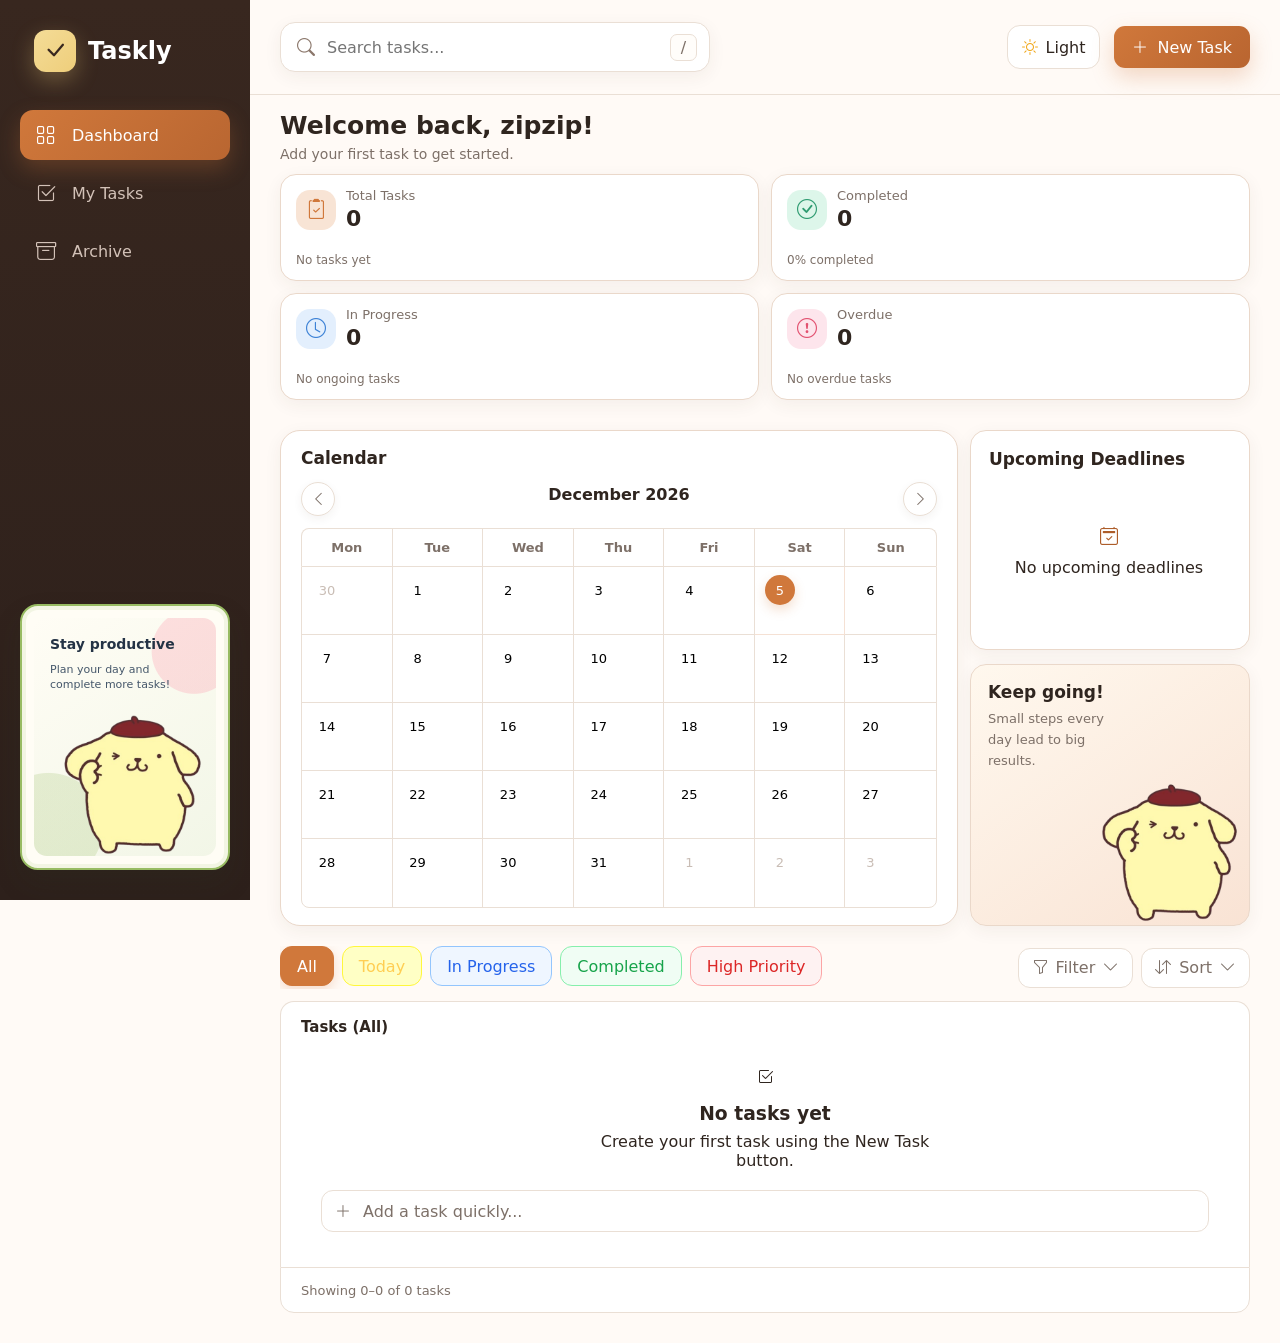
<file: index.html>
<!DOCTYPE html>
<html lang="en">

<head>

  <meta charset="UTF-8">

  <script>
    try {
      if (
        localStorage.getItem(
          "zipzip-theme"
        ) === "dark"
      ) {
        document.documentElement
          .classList.add(
            "dark-theme-preload"
          );
      }
    } catch {
      /* Use the light theme when storage is unavailable. */
    }
  </script>

  <meta
    name="viewport"
    content="width=device-width, initial-scale=1.0"
  >

  <title>
    Taskly - Personal Task Manager
  </title>


  <!-- Bootstrap Icons -->
  <link
    rel="stylesheet"
    href="https://cdn.jsdelivr.net/npm/bootstrap-icons@1.11.3/font/bootstrap-icons.min.css"
  >


  <!-- Custom CSS -->
  <link
    rel="stylesheet"
    href="css/style.css"
  >

</head>


<body>


<div class="app-shell">


<!-- =====================================
     SIDEBAR
===================================== -->

<aside class="sidebar">


  <div class="sidebar__top">


    <a
      href="#"
      class="brand"
    >

      <span class="brand__logo">

        <i class="bi bi-check-lg"></i>

      </span>


      <span class="brand__name">
        Taskly
      </span>


    </a>



    <nav
      class="sidebar-menu"
      id="sidebarMenu"
      aria-label="Main navigation"
    >


      <a
        href="#"
        class="
        sidebar-menu__item 
        sidebar-menu__item--active
        "
        data-view="dashboard"
      >

        <i class="bi bi-grid"></i>

        <span>
          Dashboard
        </span>

      </a>



      <a
        href="#"
        class="sidebar-menu__item"
        data-view="tasks"
      >

        <i class="bi bi-check2-square"></i>

        <span>
          My Tasks
        </span>

      </a>



      <a
        href="#"
        class="sidebar-menu__item"
        data-view="archive"
      >

        <i class="bi bi-archive"></i>

        <span>
          Archive
        </span>

      </a>

    </nav>


  </div>


  <div class="sidebar__footer">


    <aside
      class="sidebar-productivity-card"
      aria-label="Productivity reminder"
    >


      <div class="sidebar-productivity-card__content">


        <strong>
          Stay productive
        </strong>


        <p>
          Plan your day and complete more tasks!
        </p>


        <img
          src="assets/images/pompurin.png"
          alt=""
          aria-hidden="true"
        >


      </div>


    </aside>


  </div>


</aside>





<!-- =====================================
     MAIN APPLICATION
===================================== -->

<main class="app-main">



<!-- TOPBAR -->

<header class="topbar">


<form
 class="search-box"
 id="searchTaskForm"
>


<i class="bi bi-search search-box__icon"></i>


<input
 id="searchTaskInput"
 type="search"
 placeholder="Search tasks..."
 aria-label="Search tasks"
 autocomplete="off"
/>


<span class="search-box__shortcut">
/
</span>


</form>




<div class="topbar-actions">


<button
 class="theme-button"
 id="themeToggleButton"
 type="button"
>


<i class="bi bi-sun"></i>


<span>
Light
</span>


</button>
<button
class="primary-button"
id="openTaskModalButton"
type="button"
>
<i class="bi bi-plus-lg"></i>
<span>New Task</span>
</button> 

</div>


</header>






<!-- =====================================
     DASHBOARD LAYOUT
===================================== -->


<div
class="dashboard-layout"
id="dashboardLayout"
>



<!-- =====================================
     LEFT CONTENT
===================================== -->


<section
class="dashboard-content"
id="dashboardContent"
>




<!-- WELCOME -->

<div
class="welcome-section"
id="welcomeSection"
>



<div>


<h1 id="viewTitle">

Welcome back, zipzip!

</h1>



<p id="viewSubtitle">

Add your first task to get started.

</p>


</div>





</div>

<!-- =====================================
     ANALYTICS
===================================== -->


<section
class="statistics-grid"
id="statisticsSection"
aria-label="Task statistics"
>



<!-- Total Tasks -->

<article class="stat-card">


<div class="stat-card__header">


<div class="
stat-card__icon 
stat-card__icon--purple
">

<i class="bi bi-clipboard2-check"></i>

</div>



<div>

<span class="stat-card__label">

Total Tasks

</span>


<strong
class="stat-card__number"
id="totalTasksCount"
>

0

</strong>


</div>


</div>




<div class="stat-card__footer">


<span id="totalTasksInfo">

No tasks yet

</span>



<div
class="mini-chart"
id="totalTasksChart"
aria-hidden="true"
></div>


</div>


</article>





<!-- Completed -->

<article class="stat-card">


<div class="stat-card__header">


<div class="
stat-card__icon
stat-card__icon--green
">

<i class="bi bi-check-circle"></i>

</div>



<div>


<span class="stat-card__label">

Completed

</span>


<strong
class="stat-card__number"
id="completedTasksCount"
>

0

</strong>


</div>


</div>



<div class="stat-card__footer">


<span id="completedTasksInfo">

0% completed

</span>



<div
class="
mini-chart
mini-chart--green
"
id="completedTasksChart"
aria-hidden="true"
></div>


</div>



</article>





<!-- In Progress -->

<article class="stat-card">


<div class="stat-card__header">


<div class="
stat-card__icon
stat-card__icon--blue
">

<i class="bi bi-clock"></i>

</div>



<div>


<span class="stat-card__label">

In Progress

</span>



<strong
class="stat-card__number"
id="inProgressTasksCount"
>

0

</strong>


</div>


</div>



<div class="stat-card__footer">


<span id="inProgressTasksInfo">

No ongoing tasks

</span>



<div
class="
mini-chart
mini-chart--blue
"
id="inProgressTasksChart"
aria-hidden="true"
></div>


</div>


</article>





<!-- Overdue -->

<article class="stat-card">


<div class="stat-card__header">


<div class="
stat-card__icon
stat-card__icon--red
">

<i class="bi bi-exclamation-circle"></i>

</div>



<div>


<span class="stat-card__label">

Overdue

</span>



<strong
class="stat-card__number"
id="overdueTasksCount"
>

0

</strong>


</div>


</div>



<div class="stat-card__footer">


<span id="overdueTasksInfo">

No overdue tasks

</span>



<div
class="
mini-chart
mini-chart--red
"
id="overdueTasksChart"
aria-hidden="true"
></div>


</div>


</article>



</section>





<!-- =====================================
     TASK PANEL
===================================== -->


<section
id="tasksPanel"
>



<section
class="task-toolbar"
>





<!-- FILTER TABS -->

<div
class="filter-tabs"
id="taskFilterTabs"
>



<button
class="
filter-tab
filter-tab--active
"
type="button"
data-filter="all"
>

All

</button>



<button
class="filter-tab"
type="button"
data-filter="today"
>

Today

</button>



<button
class="filter-tab"
type="button"
data-filter="in-progress"
>

In Progress

</button>



<button
class="filter-tab"
type="button"
data-filter="completed"
>

Completed

</button>



<button
class="filter-tab"
type="button"
data-filter="high"
>

High Priority

</button>



</div>





<!-- TOOLBAR ACTION -->

<div
class="toolbar-actions"
>

<!-- NEW TASK BUTTON -->
<!-- 
<button
class="primary-button new-task-button"
id="openTaskModalButton"
type="button"
>

<i class="bi bi-plus"></i>

<span>
New Task
</span>

</button> -->



<!-- FILTER DROPDOWN -->

<div class="toolbar-dropdown">


<button
class="secondary-button"
id="filterTaskButton"
type="button"
aria-expanded="false"
>


<i class="bi bi-funnel"></i>


<span>
Filter
</span>


<i class="bi bi-chevron-down"></i>


</button>



<div
class="filter-menu"
id="filterMenu"
hidden
>


<div class="filter-menu__group">


<label for="filterCategorySelect">

Category

</label>


<select id="filterCategorySelect">


<option value="all">
All categories
</option>


<option value="Design">
Design
</option>


<option value="Development">
Development
</option>


<option value="Work">
Work
</option>


<option value="Meeting">
Meeting
</option>


<option value="Personal">
Personal
</option>


</select>


</div>





<div class="filter-menu__group">


<label for="filterPrioritySelect">

Priority

</label>


<select id="filterPrioritySelect">


<option value="all">
All priorities
</option>


<option value="High">
High
</option>


<option value="Medium">
Medium
</option>


<option value="Low">
Low
</option>


</select>


</div>





<div class="filter-menu__actions">


<button
class="cancel-button"
id="resetFilterButton"
type="button"
>

Reset

</button>


<button
class="primary-button"
id="applyFilterButton"
type="button"
>

Apply

</button>



</div>


</div>


</div>

<!-- SORT DROPDOWN -->

<div class="toolbar-dropdown">


<button
class="secondary-button"
id="sortTaskButton"
type="button"
aria-expanded="false"
>


<i class="bi bi-arrow-down-up"></i>


<span>
Sort
</span>


<i class="bi bi-chevron-down"></i>


</button>




<div
class="filter-menu sort-menu"
id="sortMenu"
hidden
>



<div class="filter-menu__group">


<label for="sortTaskSelect">

Sort tasks by

</label>



<select id="sortTaskSelect">


<option value="newest">

Newest first

</option>


<option value="oldest">

Oldest first

</option>


<option value="title-asc">

Title A–Z

</option>


<option value="title-desc">

Title Z–A

</option>


<option value="due-asc">

Due date nearest

</option>


<option value="due-desc">

Due date farthest

</option>


<option value="priority-high">

Highest priority

</option>


<option value="priority-low">

Lowest priority

</option>


</select>


</div>





<div class="filter-menu__actions">


<button
class="cancel-button"
id="resetSortButton"
type="button"
>

Reset

</button>



<button
class="primary-button"
id="applySortButton"
type="button"
>

Apply

</button>


</div>


</div>


</div>


</div>


</section>







<!-- =====================================
     QUICK ADD
===================================== -->









<!-- =====================================
     TASK LIST
===================================== -->


<section
class="task-list"
id="taskList"
aria-label="Task list"
>



<div
class="task-empty"
id="taskEmptyState"
>


<i class="bi bi-check2-square"></i>



<h3>

No tasks yet

</h3>



<p>

Create your first task using the New Task button.

</p>

<section class="quick-add-section" aria-labelledby="quickAddTitle">
  <h3 id="quickAddTitle">Quick Add Task</h3>
  <button
  class="quick-add-button"
  id="openQuickTaskModalButton"
  type="button"
  >
    <i class="bi bi-plus-lg"></i>
    <span>Add a task quickly...</span>
  </button>
</section>

</div>



</section>







<!-- =====================================
     PAGINATION
===================================== -->


<footer
class="task-footer"
>


<p id="taskCountText">

Showing 0–0 of 0 tasks

</p>





<nav
class="pagination"
id="taskPagination"
aria-label="Task pagination"
hidden
>



<button
type="button"
class="pagination__button"
id="prevPageButton"
aria-label="Previous page"
disabled
>


<i class="bi bi-chevron-left"></i>


</button>





<div
class="pagination__numbers"
id="paginationNumbers"
></div>





<button
type="button"
class="pagination__button"
id="nextPageButton"
aria-label="Next page"
disabled
>


<i class="bi bi-chevron-right"></i>


</button>



</nav>



</footer>




</section>

<!-- =====================================
     FULL CALENDAR VIEW
===================================== -->


<section
class="calendar-full-view"
id="calendarFullView"
hidden
>


<section
class="calendar-large widget"
>



<h2 class="widget__title">

Calendar

</h2>





<div class="calendar-header">


<button
id="calendarPagePreviousButton"
type="button"
aria-label="Previous month"
>

<i class="bi bi-chevron-left"></i>

</button>





<strong
id="calendarPageMonthLabel"
>

Calendar

</strong>





<button
id="calendarPageNextButton"
type="button"
aria-label="Next month"
>

<i class="bi bi-chevron-right"></i>

</button>



</div>





<div
class="
calendar-days
calendar-days--header
"
>


<span>
Mon
</span>


<span>
Tue
</span>


<span>
Wed
</span>


<span>
Thu
</span>


<span>
Fri
</span>


<span>
Sat
</span>


<span>
Sun
</span>


</div>





<div
class="calendar-days calendar-days--large"
id="calendarPageDays"
>


</div>


<section
class="calendar-date-details calendar-date-details--large"
id="calendarPageDateDetails"
aria-live="polite"
hidden
></section>




</section>


</section>








</section>
<!-- END dashboard-content -->









<!-- =====================================
     RIGHT SIDEBAR
===================================== -->


<aside
class="dashboard-aside"
id="dashboardAside"
>




<!-- MINI CALENDAR -->

<section
class="widget calendar-widget"
id="calendarWidget"
>


<h2 class="widget__title">

Calendar

</h2>




<div class="calendar-header">


<button
id="previousMonthButton"
type="button"
aria-label="Previous month"
>

<i class="bi bi-chevron-left"></i>

</button>





<strong
id="calendarMonthLabel"
>

Calendar

</strong>





<button
id="nextMonthButton"
type="button"
aria-label="Next month"
>

<i class="bi bi-chevron-right"></i>

</button>



</div>





<div
class="
calendar-days
calendar-days--header
"
>


<span>
Mon
</span>


<span>
Tue
</span>


<span>
Wed
</span>


<span>
Thu
</span>


<span>
Fri
</span>


<span>
Sat
</span>


<span>
Sun
</span>


</div>




<div
class="calendar-days"
id="calendarDays"
>


</div>


<section
class="calendar-date-details"
id="calendarDateDetails"
aria-live="polite"
hidden
></section>




</section>








<!-- UPCOMING DEADLINES -->

<div class="dashboard-side-stack">

<section
class="widget deadline-widget"
id="upcomingDeadlineWidget"
>



<div class="widget__heading">


<h2 class="widget__title">

Upcoming Deadlines

</h2>


<!--
<button
class="widget-link-button"
id="viewAllDeadlinesButton"
type="button"
>

View all

</button> -->



</div>




<div
class="deadline-list"
id="deadlineList"
>



<div
class="deadline-empty"
id="deadlineEmptyState"
>


<i class="bi bi-calendar2-check"></i>



<p>

No upcoming deadlines

</p>



</div>



</div>




</section>




<section class="dashboard-mascot-card" aria-label="Productivity encouragement">
  <div>
    <h2>Keep going!</h2>
    <p>Small steps every day lead to big results.</p>
  </div>
  <img
    src="assets/images/pompurin.png"
    alt=""
    aria-hidden="true"
  >
</section>

</div>

</aside>

</div>
<!-- END dashboard-layout -->



</main>

</div>
<!-- END app-shell -->









<!-- =====================================
     TASK MODAL
===================================== -->
 <div
    class="modal"
    id="taskModal"
    aria-hidden="true"
  >

    <div
      class="modal__overlay"
      id="taskModalOverlay"
    ></div>


    <section
      class="modal__dialog"
      role="dialog"
      aria-modal="true"
      aria-labelledby="taskModalTitle"
    >

      <!-- Modal Header -->
      <div class="modal__header">

        <div>
          <h2 id="taskModalTitle">
            Add New Task
          </h2>

          <p>
            Create a new task for your task list.
          </p>
        </div>


        <button
          class="modal__close-button"
          id="closeTaskModalButton"
          type="button"
          aria-label="Close modal"
        >
          <i class="bi bi-x-lg"></i>
        </button>

      </div>


      <!-- Task Form -->
      <form
        class="task-form"
        id="taskForm"
        novalidate
      >

        <!-- Task Title -->
        <div class="form-group">

          <label for="taskTitle">
            Task title
            <span aria-hidden="true">*</span>
          </label>

          <input
            id="taskTitle"
            name="title"
            type="text"
            placeholder="Example: Learn DOM manipulation"
            autocomplete="off"
          >

          <small
            class="form-error"
            id="taskTitleError"
          ></small>

        </div>


        <!-- Category and Priority -->
        <div class="form-row">

          <div class="form-group">

            <label for="taskCategory">
              Category
            </label>

            <select
              id="taskCategory"
              name="category"
            >
              <option value="">
                Select category
              </option>

              <option value="Design">
                Design
              </option>

              <option value="Development">
                Development
              </option>

              <option value="Work">
                Work
              </option>

              <option value="Meeting">
                Meeting
              </option>

              <option value="Personal">
                Personal
              </option>
            </select>

          </div>


          <div class="form-group">

            <label for="taskPriority">
              Priority
            </label>

            <select
              id="taskPriority"
              name="priority"
            >
              <option value="Low">
                Low
              </option>

              <option
                value="Medium"
                selected
              >
                Medium
              </option>

              <option value="High">
                High
              </option>
            </select>

          </div>

        </div>


        <!-- Due Date and Status -->
        <div class="form-row">

          <div class="form-group">

            <label for="taskDueDate">
              Due date
            </label>

            <input
              id="taskDueDate"
              name="dueDate"
              type="date"
            >

          </div>


          <div class="form-group">

            <label for="taskStatus">
              Status
            </label>

            <select
              id="taskStatus"
              name="status"
            >
              <option value="todo">
                To Do
              </option>

              <option value="in-progress">
                In Progress
              </option>

              <option value="completed">
                Completed
              </option>
            </select>

          </div>

        </div>


        <!-- Description -->
        <div class="form-group">

          <label for="taskDescription">
            Description
          </label>

          <textarea
            id="taskDescription"
            name="description"
            rows="4"
            placeholder="Write additional information..."
          ></textarea>

        </div>


        <!-- Form Actions -->
        <div class="task-form__actions">

          <button
            class="cancel-button"
            id="cancelTaskButton"
            type="button"
          >
            Cancel
          </button>


          <button
            class="primary-button"
            id="submitTaskButton"
            type="submit"
          >
            <i class="bi bi-plus-lg"></i>

            <span>
              Add Task
            </span>
          </button>

        </div>

      </form>

    </section>

  </div>




<!-- =====================================
     TOAST
===================================== -->


<div
class="toast"
id="toast"
role="status"
aria-live="polite"
>


<div class="toast__icon">

<i class="bi bi-check-lg"></i>

</div>



<div class="toast__content">


<strong id="toastTitle">

Success

</strong>



<span id="toastMessage">

Task saved successfully.

</span>



</div>





<button
class="toast__close"
id="closeToastButton"
type="button"
aria-label="Close notification"
>


<i class="bi bi-x"></i>


</button>


</div>






<script
type="module"
src="js/main.js"
></script>


</body>

</html>
</file>
<file: css/style.css>
.task-item__main {
  grid-area: main;

  display: flex;
  align-items: center;
  gap: 12px;

  min-width: 0;
}

.task-item__title {
  overflow: hidden;
  text-overflow: ellipsis;
  white-space: nowrap;
}

.category-badge,
.status-badge,
.priority-badge {
  width: max-content;
  white-space: nowrap;
}

.task-actions {
  display: flex;
  align-items: center;
  justify-content: center;
  gap: 8px;

  margin: 0;
}

.task-date {
  display: flex;
  align-items: center;
  justify-content: flex-end;
  gap: 6px;

  margin: 0;
  white-space: nowrap;
}

.task-action {
  width: 32px;
  height: 32px;
  padding: 0;
}

:root {
   --color-primary: #6c63f5; 
  --color-primary-dark: #554ce7;
  --color-primary-light: #ecebff;

  --color-sidebar: #111114;
  --color-sidebar-muted: #a9a9b2;

  --color-background: #eeeefe;
  --color-surface: #ffffff;
  --color-border: #e7e8ef;

  --color-text: #1f2130;
  --color-text-muted: #7c8195;

  --color-green: #28b779;
  --color-green-soft: #e3f8ee;

  --color-blue: #408df5;
  --color-blue-soft: #e6f1ff;

  --color-red: #f35f84;
  --color-red-soft: #ffe8ef;

  --color-yellow: #e2a92c;
  --color-yellow-soft: #fff3d8;

  --color-pink: #e95f92;
  --color-pink-soft: #ffe7f0;

  --shadow-soft: 0 12px 35px rgba(57, 52, 117, 0.08);
  --shadow-card: 0 5px 20px rgba(48, 49, 71, 0.06);

  --radius-small: 10px;
  --radius-medium: 16px;
  --radius-large: 24px;

  --sidebar-width: 250px;
}  

/* 
:root {
  --color-background: #f4edf2;
  --color-background-secondary: #eadde5;

  --color-surface: #ffffff;
  --color-surface-soft: #f7f1f5;

  --color-sidebar: #17191D;
  --color-sidebar-soft: #1f2228;

  --color-primary: #D4BCC8;
  --color-primary-dark: #bca3b0;
  --color-primary-light: #efe3ea;

  --color-text: #17191D;
  --color-text-muted: #7d7480;
  --color-text-light: #ffffff;

  --color-border: #e3d7de;

  --color-success: #66b98c;
  --color-warning: #e0b15d;
  --color-danger: #e37b91;
  --color-info: #7a8dd8;

  

  --radius-small: 10px;
  --radius-medium: 16px;
  --radius-large: 24px;

  --sidebar-width: 250px;
}  */


/* ==================================================
   2. CSS RESET
================================================== */

* {
  box-sizing: border-box;
  margin: 0;
  padding: 0;
}

html {
  font-size: 16px;
}

body {
  min-height: 100vh;
  font-family:
    Inter,
    ui-sans-serif,
    system-ui,
    -apple-system,
    BlinkMacSystemFont,
    "Segoe UI",
    sans-serif;

  color: var(--color-text);
  background:
    linear-gradient(
      135deg,
      #a7a2ff 0%,
      #e8e8ff 45%,
      #b2a9ff 100%
    ); 

     /* background: linear-gradient(
    135deg,
    #f4edf2 0%,
    #eadde5 50%,
    #f7f1f5 100%
  );
  color: var(--color-text); */

  padding: 28px;
}

button,
input {
  font: inherit;
}

button,
a {
  -webkit-tap-highlight-color: transparent;
}

button {
  border: none;
  cursor: pointer;
}

a {
  color: inherit;
  text-decoration: none;
}


/* ==================================================
   3. MAIN APPLICATION LAYOUT
================================================== */

.app-shell {
  display: grid;
  grid-template-columns: var(--sidebar-width) minmax(0, 1fr);

  width: min(1500px, 100%);
  min-height: calc(100vh - 56px);
  margin-inline: auto;

  overflow: hidden;
  border: 1px solid rgba(255, 255, 255, 0.7);
  border-radius: 28px;

  background-color: var(--color-surface);
  box-shadow: 0 25px 70px rgba(57, 47, 139, 0.23);
}


/* ==================================================
   4. SIDEBAR
================================================== */

.sidebar {
  display: flex;
  flex-direction: column;
  justify-content: space-between;

  padding: 30px 20px;
  background-color: var(--color-sidebar);
   /* background-color: #17191D;
 
  background: linear-gradient(
    180deg,
    #17191D 0%,
    #1d2026 100%
  ); */
  color: #ffffff;
}

.brand {
  display: flex;
  align-items: center;
  gap: 12px;

  margin-bottom: 38px;
  padding-inline: 14px;
}

.brand__logo {
  display: grid;
  place-items: center;

  width: 42px;
  height: 42px;

  border-radius: 12px;
  background: 
     linear-gradient(
      135deg,
      #8179ff,
      #554be6 
    ); 

  font-size: 24px;
  box-shadow: 0 8px 20px rgba(108, 99, 245, 0.35);
}

.brand__name {
  font-size: 24px;
  font-weight: 700;
}

.sidebar-menu {
  display: flex;
  flex-direction: column;
  gap: 8px;
}

.sidebar-menu__item {
  display: flex;
  align-items: center;
  gap: 14px;

  min-height: 50px;
  padding: 12px 16px;

  border-radius: 13px;
  color: var(--color-sidebar-muted);

  transition:
    background-color 180ms ease,
    color 180ms ease,
    transform 180ms ease;
}

.sidebar-menu__item i {
  width: 22px;
  font-size: 20px;
}

.sidebar-menu__item:hover {
  color: #ffffff;
  background-color: rgba(255, 255, 255, 0.08);
  transform: translateX(3px);
}

.sidebar-menu__item--active {
  color: #ffffff;
  background: 
    linear-gradient(
      135deg,
      #5f56e7,
      #8b83ff
    );
} 

.sidebar__footer {
  padding-top: 24px;
  border-top: 1px solid rgba(255, 255, 255, 0.09);
}

.sidebar-user {
  display: flex;
  align-items: center;
  gap: 12px;
}

.sidebar-user__info {
  display: flex;
  flex-direction: column;
  gap: 3px;
}

.sidebar-user__info strong {
  font-size: 14px;
}

.sidebar-user__info span {
  color: var(--color-sidebar-muted);
  font-size: 12px;
}


/* ==================================================
   5. MAIN AREA AND TOPBAR
================================================== */

.app-main {
  min-width: 0;
  background-color: #fbfbfe;
}

.topbar {
  display: flex;
  align-items: center;
  justify-content: space-between;
  gap: 24px;

  min-height: 96px;
  padding: 22px 30px;

  border-bottom: 1px solid var(--color-border);
  background-color: rgba(255, 255, 255, 0.9);
}

.search-box {
  position: relative;
  display: flex;
  align-items: center;

  width: min(430px, 100%);
}

.search-box input {
  width: 100%;
  height: 50px;

  padding:
    0
    48px
    0
    46px;

  outline: none;
  border: 1px solid var(--color-border);
  border-radius: 15px;

  color: var(--color-text);
  background-color: #ffffff;

  box-shadow: var(--shadow-card);

  transition:
    border-color 180ms ease,
    box-shadow 180ms ease;
}

.search-box input:focus {
  border-color: var(--color-primary);
  box-shadow:
    0 0 0 4px rgba(108, 99, 245, 0.12);
}

.search-box__icon {
  position: absolute;
  left: 17px;

  color: var(--color-text-muted);
  font-size: 18px;
}

.search-box__shortcut {
  position: absolute;
  right: 13px;

  display: grid;
  place-items: center;

  width: 27px;
  height: 27px;

  border: 1px solid var(--color-border);
  border-radius: 7px;

  color: var(--color-text-muted);
  background-color: #fafaff;
}

.topbar-actions {
  display: flex;
  align-items: center;
  gap: 12px;
}

.theme-button,
.icon-button,
.profile-button {
  min-height: 44px;
  background-color: transparent;
}

.theme-button {
  display: flex;
  align-items: center;
  gap: 8px;

  padding: 0 14px;

  border: 1px solid var(--color-border);
  border-radius: 13px;

  color: var(--color-text);
  background-color: #ffffff;
}

.theme-button i {
  color: #f0a719;
}

.icon-button {
  position: relative;

  display: grid;
  place-items: center;

  width: 44px;
  border-radius: 50%;

  color: var(--color-text);
  font-size: 20px;
}

.icon-button:hover {
  background-color: var(--color-primary-light);
}

.notification-badge {
  position: absolute;
  top: 1px;
  right: 1px;

  display: grid;
  place-items: center;

  min-width: 18px;
  height: 18px;
  padding-inline: 4px;

  border: 2px solid #ffffff;
  border-radius: 999px;

  color: #ffffff;
  background-color: var(--color-red);

  font-size: 10px;
  font-weight: 700;
}

.profile-button {
  display: flex;
  align-items: center;
  gap: 10px;

  padding: 4px 8px;
  border-radius: 12px;

  color: var(--color-text);
}

.profile-button:hover {
  background-color: #f4f4fb;
}

.profile-button__name {
  font-weight: 600;
}


/* ==================================================
   6. AVATAR
================================================== */

.avatar {
  display: inline-grid;
  place-items: center;

  width: 42px;
  height: 42px;
  flex-shrink: 0;

  border-radius: 50%;

  color: #ffffff;
  background:
    linear-gradient(
      135deg,
      #836bff,
      #e15eac
    );

  font-weight: 700;
}

.avatar--small {
  width: 38px;
  height: 38px;
  font-size: 13px;
}

.avatar--tiny {
  width: 30px;
  height: 30px;
  font-size: 11px;
}

.avatar--pink {
  background:
    linear-gradient(
      135deg,
      #f479a8,
      #b6547c
    );
}

.avatar--blue {
  background:
    linear-gradient(
      135deg,
      #59a6ff,
      #3f63c5
    );
}

.avatar--yellow {
  background:
    linear-gradient(
      135deg,
      #f5b754,
      #de7d42
    );
}


/* ==================================================
   7. DASHBOARD LAYOUT
================================================== */

.dashboard-layout {
  display: grid;
  grid-template-columns: minmax(0, 1fr) 310px;
  gap: 26px;

  padding: 30px;
}

.dashboard-content {
  min-width: 0;
}

.dashboard-aside {
  display: flex;
  flex-direction: column;
  gap: 22px;
}


/* ==================================================
   8. WELCOME SECTION
================================================== */

.welcome-section {
  display: flex;
  align-items: center;
  justify-content: space-between;
  gap: 20px;

  margin-bottom: 24px;
}

.welcome-section h1 {
  margin-bottom: 5px;

  font-size: clamp(24px, 2vw, 32px);
  line-height: 1.2;
}

.welcome-section p {
  color: var(--color-text-muted);
}

.primary-button {
  display: flex;
  align-items: center;
  justify-content: center;
  gap: 9px;

  min-height: 50px;
  padding: 0 20px;

  border-radius: 14px;

  color: #ffffff;
  background:
    linear-gradient(
      135deg,
      var(--color-primary),
      #776ff7
    );

  box-shadow: 0 9px 22px rgba(108, 99, 245, 0.28);
}

.primary-button:hover {
  background:
    linear-gradient(
      135deg,
      var(--color-primary-dark),
      #655cf0
    );
}


/* ==================================================
   9. STATISTICS
================================================== */

.statistics-grid {
  display: grid;
  grid-template-columns: repeat(4, minmax(0, 1fr));
  gap: 16px;

  margin-bottom: 22px;
}

.stat-card {
  padding: 18px;

  border: 1px solid var(--color-border);
  border-radius: var(--radius-medium);

  background-color: var(--color-surface);
  box-shadow: var(--shadow-card);
}

.stat-card__header {
  display: flex;
  align-items: center;
  gap: 13px;

  margin-bottom: 18px;
}

.stat-card__header > div:last-child {
  display: flex;
  flex-direction: column;
  gap: 3px;
}

.stat-card__icon {
  display: grid;
  place-items: center;

  width: 48px;
  height: 48px;
  flex-shrink: 0;

  border-radius: 14px;
  font-size: 23px;
}

.stat-card__icon--purple {
  color: var(--color-primary);
  background-color: var(--color-primary-light);
}

.stat-card__icon--green {
  color: var(--color-green);
  background-color: var(--color-green-soft);
}

.stat-card__icon--blue {
  color: var(--color-blue);
  background-color: var(--color-blue-soft);
}

.stat-card__icon--red {
  color: var(--color-red);
  background-color: var(--color-red-soft);
}

.stat-card__label {
  color: var(--color-text-muted);
  font-size: 13px;
}

.stat-card__number {
  font-size: 25px;
}

.stat-card__footer {
  display: flex;
  align-items: flex-end;
  justify-content: space-between;
  gap: 10px;

  color: var(--color-text-muted);
  font-size: 12px;
}

.mini-chart {
  display: flex;
  align-items: flex-end;
  gap: 3px;

  width: 72px;
  height: 28px;
}

.mini-chart span {
  width: 7px;
  min-height: 4px;

  border-radius: 999px;
  background-color: var(--color-primary);
}

.mini-chart--green span {
  background-color: var(--color-green);
}

.mini-chart--blue span {
  background-color: var(--color-blue);
}

.mini-chart--red span {
  background-color: var(--color-red);
}


/* ==================================================
   10. TASK TOOLBAR
================================================== */

.task-toolbar {
  display: flex;
  align-items: center;
  justify-content: space-between;
  gap: 20px;

  margin-bottom: 14px;
}

.filter-tabs {
  display: flex;
  align-items: center;
  gap: 8px;

  overflow-x: auto;
  padding-bottom: 3px;
}

.filter-tab,
.secondary-button {
  min-height: 40px;

  border: 1px solid var(--color-border);
  border-radius: 12px;

  color: var(--color-text-muted);
  background-color: #ffffff;

  white-space: nowrap;
}

.filter-tab {
  padding: 0 16px;
}

.filter-tab:hover {
  color: var(--color-primary);
  border-color: var(--color-primary);
}

.filter-tab--active {
  color: #ffffff;
  border-color: var(--color-primary);
  background-color: var(--color-primary);
}

.toolbar-actions {
  display: flex;
  gap: 8px;
}

.secondary-button {
  display: flex;
  align-items: center;
  gap: 8px;

  padding: 0 13px;
}

.secondary-button:hover {
  color: var(--color-primary);
  border-color: var(--color-primary);
}

.task-list .task-item.task-item--hidden {
  display: none !important;
}


/* ==================================================
   11. QUICK ADD
================================================== */

.quick-add-button {
  display: flex;
  align-items: center;
  gap: 12px;

  width: 100%;
  min-height: 52px;
  margin-bottom: 13px;
  padding: 0 18px;

  border: 1px solid var(--color-border);
  border-radius: 14px;

  color: var(--color-text-muted);
  background-color: #ffffff;

  box-shadow: var(--shadow-card);
}

.quick-add-button:hover {
  color: var(--color-primary);
  border-color: var(--color-primary);
}


/* ==================================================
   12. TASK LIST
================================================== */

.task-list {
  display: flex;
  flex-direction: column;
  gap: 4px;
}

.task-item {
  display: grid;

  grid-template-columns:
    minmax(180px, 1fr)
    max-content
    max-content
    max-content
    max-content
    max-content;

  grid-template-areas:
    "main category status priority actions date";

  align-items: center;
  column-gap: 12px;

  width: 100%;
  min-height: 54px;
  padding: 8px 0;
}

.task-item:hover {
  transform: translateY(-1px);
  border-color: #d6d2ff;
  box-shadow: var(--shadow-card);
}


.task-item__title {
  overflow: hidden;
  text-overflow: ellipsis;
  white-space: nowrap;

  font-size: 14px;
  font-weight: 500;
}

.task-item--completed .task-item__title {
  color: var(--color-text-muted);
  text-decoration: line-through;
}

.task-checkbox {
  display: grid;
  place-items: center;

  width: 23px;
  height: 23px;
  flex-shrink: 0;

  border: 2px solid #ccd0dc;
  border-radius: 7px;

  color: #ffffff;
  background-color: #ffffff;
}

.task-checkbox--checked {
  border-color: var(--color-primary);
  background-color: var(--color-primary);
}

.task-checkbox:hover {
  border-color: var(--color-primary);
}

.task-list .task-item.task-item--hidden {
  display: none !important;
}


/* ==================================================
   13. BADGES
================================================== */

.category-badge,
.status-badge,
.priority-badge {
  display: inline-flex;
  align-items: center;
  justify-content: center;
  justify-self: start;

  width: max-content;
  min-width: 0;
  padding: 6px 10px;

  border-radius: 7px;
  white-space: nowrap;

  font-size: 11px;
  font-weight: 400;
  line-height: 1;
}

/* Category */
.category-badge--purple,
.category-badge--development {
  color: #5c55a5;
  background-color: #e7e5ff;
}

.category-badge--blue,
.category-badge--work {
  color: #3578ce;
  background-color: #e7f1ff;
}

.category-badge--green,
.category-badge--meeting {
  color: #427565;
  background-color: #e4f1ed;
}

.category-badge--pink,
.category-badge--design {
  color: #9b4f72;
  background-color: #f7e4ed;
}

.category-badge--marketing,
.category-badge--orange {
  color: #9b6a31;
  background-color: #fff0dc;
}

.category-badge--personal {
  color: #536b91;
  background-color: #e7edf7;
}

/* Status */
.status-badge--todo {
  color: #6b7280;
  background-color: #f3f4f6;
}

.status-badge--in-progress {
  color: #2563eb;
  background-color: #dbeafe;
}

.status-badge--completed {
  color: #059669;
  background-color: #d1fae5;
}

/* Priority */
.priority-badge--high {
  color: #dc3f6b;
  background-color: var(--color-red-soft);
}

.priority-badge--medium {
  color: #b17a08;
  background-color: var(--color-yellow-soft);
}

.priority-badge--low {
  color: #3277c8;
  background-color: var(--color-blue-soft);
}


/* ==================================================
   14. TASK DETAILS AND ACTIONS
================================================== */

.task-date {
  display: flex;
  align-items: center;
  justify-content: flex-end;
  justify-self: end;
  gap: 7px;

  color: var(--color-text-muted);
  font-size: 12px;
  white-space: nowrap;
}

.task-date--today {
  color: var(--color-green);
}

.task-date--overdue {
  color: var(--color-red);
}

.task-actions {
  display: flex;
  align-items: center;
  justify-content: flex-end;
  justify-self: end;
  gap: 4px;
}

.task-action {
  display: grid;
  place-items: center;

  width: 32px;
  height: 32px;
  padding: 0;

  border: none;
  border-radius: 8px;

  color: var(--color-text-muted);
  background-color: transparent;
}

.task-action:hover {
  color: var(--color-primary);
  background-color: var(--color-primary-light);
}

.task-action--delete:hover {
  color: var(--color-red);
  background-color: var(--color-red-soft);
}

.task-action i {
  font-size: 16px;
}


/* ==================================================
   15. TASK FOOTER AND PAGINATION
================================================== */

.task-footer {
  display: flex;
  align-items: center;
  justify-content: space-between;

  margin-top: 18px;
}

.task-footer p {
  color: var(--color-text-muted);
  font-size: 13px;
}

.pagination {
  display: flex;
  gap: 7px;
}

.pagination button {
  display: grid;
  place-items: center;

  min-width: 36px;
  height: 36px;
  padding-inline: 8px;

  border: 1px solid var(--color-border);
  border-radius: 10px;

  color: var(--color-text);
  background-color: #ffffff;
}

.pagination button:hover {
  color: var(--color-primary);
  border-color: var(--color-primary);
}

.pagination .pagination__item--active {
  color: #ffffff;
  border-color: var(--color-primary);
  background-color: var(--color-primary);
}

.pagination[hidden] {
  display: none !important;
}

.pagination__numbers {
  display: flex;
  gap: 12px;
}

.pagination__button {
  cursor: pointer;
}

.pagination__button--active {
  background-color: #17191d;
  color: #ffffff;
}

.pagination__button:disabled {
  cursor: not-allowed;
  opacity: 0.4;
}

/* ==================================================
   16. RIGHT WIDGETS
================================================== */

.widget {
  padding: 20px;

  border: 1px solid var(--color-border);
  border-radius: var(--radius-medium);

  background-color: #ffffff;
  box-shadow: var(--shadow-card);
}

.widget__title {
  font-size: 17px;
}

.widget__heading {
  display: flex;
  align-items: center;
  justify-content: space-between;

  margin-bottom: 20px;
}

.widget__heading a {
  color: var(--color-primary);
  font-size: 12px;
  font-weight: 600;
}


/* ==================================================
   17. CALENDAR
/* ================================================== */
/* 
.calendar-widget > .widget__title {
  margin-bottom: 20px;
}

.calendar-header {
  display: flex;
  align-items: center;
  justify-content: space-between;

  margin-bottom: 20px;
}

.calendar-header button {
  display: grid;
  place-items: center;

  width: 30px;
  height: 30px;

  border-radius: 8px;

  color: var(--color-text-muted);
  background-color: transparent;
}

.calendar-header button:hover {
  color: var(--color-primary);
  background-color: var(--color-primary-light);
} */ 
/* 
.calendar-days {
  display: grid;
  grid-template-columns: repeat(7, 1fr);
  gap: 7px;

  text-align: center;
} */
/* 
.calendar-days--header {
  margin-bottom: 8px;

  color: var(--color-text-muted);
  font-size: 10px;
} */
/* 
.calendar-day {
  display: grid;
  place-items: center;

  aspect-ratio: 1;

  border-radius: 50%;

  font-size: 11px;
} */
/* 
.calendar-day:hover {
  background-color: var(--color-primary-light);
}

.calendar-day--muted {
  color: #b9bdca;
}

.calendar-day--active {
  color: #ffffff;
  background-color: var(--color-primary);
} */


/* ==================================================
   18. DEADLINES
================================================== */

.deadline-list {
  max-height:
    230px;

  overflow-y:
    auto;

  padding-right:
    8px;
}

.deadlineList::-webkit-scrollbar {

  width:6px;

}


.deadlineList::-webkit-scrollbar-thumb {

  border-radius:10px;

}
.deadline-item {
  display:flex;

  align-items:flex-start;

  justify-content:space-between;

  padding:

  12px 0;
}

.deadline-item__dot {
  width: 8px;
  height: 8px;
  margin-top: 6px;

  border-radius: 50%;
}

.deadline-item__dot--red {
  background-color: var(--color-red);
}

.deadline-item__dot--purple {
  background-color: var(--color-primary);
}

.deadline-item__dot--yellow {
  background-color: #f5bd43;
}

.deadline-item__content {
  display: flex;
  flex-direction: column;
  gap: 5px;

  min-width: 0;
}

.deadline-item__content strong {
  overflow: hidden;
  text-overflow: ellipsis;
  white-space: nowrap;

  font-size: 12px;
}

.deadline-item__content span {
  color: var(--color-text-muted);
  font-size: 11px;
}


/* ==================================================
   19. RESPONSIVE DESIGN
================================================== */

@media (max-width: 1280px) {
  .statistics-grid {
    grid-template-columns: repeat(2, minmax(0, 1fr));
  }
/* 
  .task-item {
    grid-template-columns:
      minmax(220px, 1.5fr)
      minmax(100px, 0.7fr)
      minmax(100px, 0.7fr)
      76px
      70px;
  } */

  .task-assignee {
    display: none;
  }
}


@media (max-width: 1080px) {
  body {
    padding: 0;
  }

  .app-shell {
    min-height: 100vh;
    border-radius: 0;
  }

  .dashboard-layout {
    grid-template-columns: minmax(0, 1fr);
  }

  .dashboard-aside {
    display: grid;
    grid-template-columns: repeat(2, minmax(0, 1fr));
  }
}


@media (max-width: 860px) {
  :root {
    --sidebar-width: 82px;
  }

  .sidebar {
    padding-inline: 13px;
  }

  .brand {
    justify-content: center;
    padding-inline: 0;
  }

  .brand__name,
  .sidebar-menu__item span,
  .sidebar-user__info {
    display: none;
  }

  .sidebar-menu__item {
    justify-content: center;
    padding-inline: 0;
  }

  .sidebar-menu__item i {
    width: auto;
  }

  .sidebar-user {
    justify-content: center;
  }

  .topbar {
    padding-inline: 20px;
  }

  .dashboard-layout {
    padding: 24px 20px;
  }

  .profile-button__name,
  .profile-button > i {
    display: none;
  }

  .task-toolbar {
    align-items: flex-start;
    flex-direction: column;
  }

  .toolbar-actions {
    width: 100%;
  }

  .secondary-button {
    justify-content: center;
    flex: 1;
  }
}


@media (max-width: 680px) {
  .app-shell {
    display: block;
  }

  .sidebar {
    position: static;

    display: block;

    padding: 14px 16px;
  }

  .sidebar__top {
    display: flex;
    align-items: center;
    gap: 16px;
  }

  .brand {
    margin: 0;
  }

  .sidebar-menu {
    flex: 1;
    flex-direction: row;

    overflow-x: auto;
  }

  .sidebar-menu__item {
    min-width: 48px;
  }

  .sidebar-menu__item:not(.sidebar-menu__item--active) {
    display: none;
  }

  .sidebar__footer {
    display: none;
  }

  .topbar {
    align-items: stretch;
    flex-direction: column;

    padding: 16px;
  }

  .search-box {
    width: 100%;
  }

  .topbar-actions {
    justify-content: flex-end;
  }

  .theme-button span {
    display: none;
  }

  .dashboard-layout {
    padding: 18px 14px;
  }

  .welcome-section {
    align-items: stretch;
    flex-direction: column;
  }

  .primary-button {
    width: 100%;
  }

  .statistics-grid {
    grid-template-columns: 1fr;
  }

  .dashboard-aside {
    grid-template-columns: 1fr;
  }

  .task-list {
    overflow-x: auto;
    padding-bottom: 8px;
  }

/*   
  .task-item {
    min-width: 820px;
  } */

  .task-footer {
    align-items: flex-start;
    flex-direction: column;
    gap: 14px;
  }
}


/* ==================================================
   SIDEBAR PRODUCTIVITY CARD
================================================== */

.sidebar .sidebar__footer {
  padding-top: 20px;
  border-top: 0;
}

.sidebar-productivity-card {
  padding: 12px;

  border-radius: 18px;
  border:
    2px solid
    #97bb62;

  color: #243345;
  background:
    #fffdf5;

  box-shadow:
    0 14px 28px
    rgba(44, 55, 35, 0.16),
    inset 0 0 0 4px
    rgba(151, 187, 98, 0.12);
}

.sidebar-productivity-card__content {
  position: relative;

  min-height: 238px;
  padding: 18px 16px 8px;
  overflow: hidden;

  border-radius: 13px;

  background:
    radial-gradient(
      circle at 88% 14%,
      rgba(255, 106, 141, 0.2)
      0 42px,
      transparent 43px
    ),
    radial-gradient(
      circle at 8% 88%,
      rgba(151, 187, 98, 0.22)
      0 54px,
      transparent 55px
    ),
    linear-gradient(
      145deg,
      #fffdf5,
      #f2f6e7
    );
}

.sidebar-productivity-card strong {
  position: relative;
  z-index: 2;

  display: block;
  margin-bottom: 8px;

  font-size: 14px;
  line-height: 1.25;
}

.sidebar-productivity-card p {
  position: relative;
  z-index: 2;

  max-width: 145px;

  color: #45576a;
  font-size: 11px;
  line-height: 1.45;
}

.sidebar-productivity-card img {
  position: absolute;
  right: -2px;
  bottom: -10px;

  width: 174px;
  height: auto;
  z-index: 1;

  object-fit: contain;
}


@media (max-width: 860px),
       (max-height: 720px) {
  .sidebar .sidebar__footer {
    display: none;
  }
}

/* ==================================================
   20. MODAL
================================================== */

.modal {
  position: fixed;
  inset: 0;
  z-index: 1000;

  display: grid;
  place-items: center;

  padding: 20px;

  visibility: hidden;
  opacity: 0;
  pointer-events: none;

  transition:
    visibility 200ms ease,
    opacity 200ms ease;
}

.modal--open {
  visibility: visible;
  opacity: 1;
  pointer-events: auto;
}

.modal__overlay {
  position: absolute;
  inset: 0;

  background-color: rgba(21, 20, 36, 0.56);
  backdrop-filter: blur(5px);
}

.modal__dialog {
  position: relative;
  z-index: 1;

  width: min(580px, 100%);
  max-height: calc(100vh - 40px);
  overflow-y: auto;

  padding: 26px;

  border: 1px solid var(--color-border);
  border-radius: 20px;

  background-color: var(--color-surface);
  box-shadow:
    0 30px 80px rgba(20, 17, 65, 0.3);

  transform: translateY(20px) scale(0.97);

  transition: transform 200ms ease;
}

.modal--open .modal__dialog {
  transform: translateY(0) scale(1);
}

.modal__header {
  display: flex;
  align-items: flex-start;
  justify-content: space-between;
  gap: 20px;

  margin-bottom: 24px;
}

.modal__header h2 {
  margin-bottom: 5px;
  font-size: 22px;
}

.modal__header p {
  color: var(--color-text-muted);
  font-size: 13px;
}

.modal__close-button {
  display: grid;
  place-items: center;

  width: 38px;
  height: 38px;
  flex-shrink: 0;

  border-radius: 10px;

  color: var(--color-text-muted);
  background-color: transparent;
}

.modal__close-button:hover {
  color: var(--color-text);
  background-color: var(--color-primary-light);
}

body.modal-open {
  overflow: hidden;
}


/* ==================================================
   21. TASK FORM
================================================== */

.task-form {
  display: flex;
  flex-direction: column;
  gap: 18px;
}

.form-row {
  display: grid;
  grid-template-columns: repeat(2, minmax(0, 1fr));
  gap: 16px;
}

.form-group {
  display: flex;
  flex-direction: column;
  gap: 8px;
}

.form-group label {
  color: var(--color-text);
  font-size: 13px;
  font-weight: 600;
}

.form-group label span {
  color: var(--color-red);
}

.form-group input,
.form-group select,
.form-group textarea {
  width: 100%;

  outline: none;
  border: 1px solid var(--color-border);
  border-radius: 11px;

  color: var(--color-text);
  background-color: var(--color-surface);

  transition:
    border-color 180ms ease,
    box-shadow 180ms ease;
}

.form-group input,
.form-group select {
  min-height: 46px;
  padding: 0 13px;
}

.form-group textarea {
  resize: vertical;
  min-height: 100px;
  padding: 13px;
}

.form-group input:focus,
.form-group select:focus,
.form-group textarea:focus {
  border-color: var(--color-primary);

  box-shadow:
    0 0 0 4px rgba(108, 99, 245, 0.12);
}

.form-group input.input--error {
  border-color: var(--color-red);

  box-shadow:
    0 0 0 4px rgba(243, 95, 132, 0.1);
}

.form-error {
  min-height: 16px;

  color: var(--color-red);
  font-size: 11px;
}

.task-form__actions {
  display: flex;
  justify-content: flex-end;
  gap: 10px;

  margin-top: 4px;
  padding-top: 18px;

  border-top: 1px solid var(--color-border);
}

.cancel-button {
  min-height: 50px;
  padding: 0 20px;

  border: 1px solid var(--color-border);
  border-radius: 14px;

  color: var(--color-text);
  background-color: var(--color-surface);
}

.cancel-button:hover {
  color: var(--color-primary);
  border-color: var(--color-primary);
}


/* ==================================================
   22. TOAST
================================================== */

.toast {
  position: fixed;
  right: 24px;
  bottom: 24px;
  z-index: 1200;

  display: grid;
  grid-template-columns: 38px minmax(0, 1fr) 30px;
  align-items: center;
  gap: 11px;

  width: min(380px, calc(100% - 32px));
  padding: 14px;

  border: 1px solid var(--color-border);
  border-radius: 15px;

  background-color: var(--color-surface);
  box-shadow:
    0 20px 50px rgba(34, 31, 83, 0.18);

  visibility: hidden;
  opacity: 0;
  transform: translateY(20px);

  transition:
    visibility 200ms ease,
    opacity 200ms ease,
    transform 200ms ease;
}

.toast--show {
  visibility: visible;
  opacity: 1;
  transform: translateY(0);
}

.toast__icon {
  display: grid;
  place-items: center;

  width: 38px;
  height: 38px;

  border-radius: 11px;

  color: var(--color-green);
  background-color: var(--color-green-soft);

  font-size: 18px;
}

.toast__content {
  display: flex;
  flex-direction: column;
  gap: 3px;
}

.toast__content strong {
  font-size: 13px;
}

.toast__content span {
  color: var(--color-text-muted);
  font-size: 12px;
}

.toast__close {
  display: grid;
  place-items: center;

  width: 30px;
  height: 30px;

  border-radius: 8px;

  color: var(--color-text-muted);
  background-color: transparent;
}

.toast__close:hover {
  background-color: var(--color-primary-light);
}

body.dark-theme {
  --color-background: #171721;
  --color-surface: #23232d;
  --color-border: #363642;

  --color-text: #f3f3f8;
  --color-text-muted: #a7a7b8;

  --color-primary-light: #302e59;
  --color-green-soft: #1f4136;
  --color-blue-soft: #233b59;
  --color-red-soft: #512d3a;
  --color-yellow-soft: #4b3d20;

  background:
    linear-gradient(
      135deg,
      #1a1831 0%,
      #282643 50%,
      #18172b 100%
    );
}

body.dark-theme .app-main,
body.dark-theme .topbar {
  background-color: #1c1c25;
}

body.dark-theme .search-box input,
body.dark-theme .theme-button,
body.dark-theme .filter-tab,
body.dark-theme .secondary-button,
body.dark-theme .quick-add-button,
body.dark-theme .task-item,
body.dark-theme .pagination button,
body.dark-theme .widget {
  color: var(--color-text);
  background-color: var(--color-surface);
}

body.dark-theme .search-box__shortcut {
  background-color: #2a2a35;
}

body.dark-theme .profile-button:hover {
  background-color: #2b2b37;
}

@media (max-width: 560px) {
  .modal {
    padding: 12px;
  }

  .modal__dialog {
    padding: 20px;
    border-radius: 16px;
  }

  .form-row {
    grid-template-columns: 1fr;
  }

  .task-form__actions {
    flex-direction: column-reverse;
  }

  .task-form__actions button {
    width: 100%;
  }

  .toast {
    right: 16px;
    bottom: 16px;
  }
}

/* ==================================================
   23. FILTER DROPDOWN
================================================== */

.toolbar-dropdown {
  position: relative;
}

.filter-menu {
  position: absolute;
  z-index: 20;
  top: calc(100% + 10px);
  right: 0;

  width: 260px;
  padding: 16px;

  border: 1px solid var(--color-border);
  border-radius: 14px;

  background-color: var(--color-surface);
  box-shadow: 0 12px 30px rgba(23, 25, 29, 0.12);
}

.filter-menu__group {
  display: grid;
  gap: 6px;
  margin-bottom: 14px;
}

.filter-menu__group label {
  font-size: 13px;
  font-weight: 600;
}

.filter-menu__group select {
  width: 100%;
  padding: 10px 12px;

  border: 1px solid var(--color-border);
  border-radius: 10px;

  color: var(--color-text);
  background-color: var(--color-surface);
}

.filter-menu__actions {
  display: flex;
  justify-content: flex-end;
  gap: 8px;
}


/* ==================================================
   24. DYNAMIC CALENDAR STATES
================================================== */
/* 
.calendar-days .calendar-day {
  position: relative;

  display: grid;
  place-items: center;

  min-width: 28px;
  min-height: 28px;
  padding: 0;

  border: 0;
  border-radius: 8px;

  font: inherit;
  color: inherit;
  background: transparent;

  cursor: pointer;
}

.calendar-day--muted {
  opacity: 0.35;
}

.calendar-day--active {
  color: #ffffff !important;
  background-color: var(--color-primary) !important;
}

.calendar-day--has-task::after {
  position: absolute;
  bottom: 2px;
  left: 50%;

  width: 4px;
  height: 4px;

  border-radius: 50%;
  background-color: var(--color-red);

  content: "";
  transform: translateX(-50%);
}

.calendar-day--active::after {
  background-color: #ffffff;
}
 */

/* ==================================================
   25. WIDGET ACTIONS AND EMPTY STATES
================================================== */

.widget-link-button {
  padding: 0;

  border: 0;

  font: inherit;
  color: var(--color-primary);
  background: transparent;

  cursor: pointer;
}


/* ==================================================
   26. UTILITIES
================================================== */

[hidden],
.filter-menu[hidden],
.widget-link-button[hidden],
.deadline-empty[hidden] {
  display: none !important;
}

/* style-cleaned.css */
/* ==================================================
   1. CSS VARIABLES
================================================== */

:root {
  --color-primary: #6c63f5;
  --color-primary-dark: #554ce7;
  --color-primary-light: #ecebff;

  --color-sidebar: #111114;
  --color-sidebar-muted: #a9a9b2;

  --color-background: #eeeefe;
  --color-surface: #ffffff;
  --color-border: #e7e8ef;

  --color-text: #1f2130;
  --color-text-muted: #7c8195;

  --color-green: #28b779;
  --color-green-soft: #e3f8ee;

  --color-blue: #408df5;
  --color-blue-soft: #e6f1ff;

  --color-red: #f35f84;
  --color-red-soft: #ffe8ef;

  --color-yellow: #e2a92c;
  --color-yellow-soft: #fff3d8;

  --color-pink: #e95f92;
  --color-pink-soft: #ffe7f0;

  --shadow-soft: 0 12px 35px rgba(57, 52, 117, 0.08);
  --shadow-card: 0 5px 20px rgba(48, 49, 71, 0.06);

  --radius-small: 10px;
  --radius-medium: 16px;
  --radius-large: 24px;

  --sidebar-width: 250px;
} 
/* 
:root {
  --color-background: #f4edf2;
  --color-background-secondary: #eadde5;

  --color-surface: #ffffff;
  --color-surface-soft: #f7f1f5;

  --color-sidebar: #17191D;
  --color-sidebar-soft: #1f2228;

  --color-primary: #D4BCC8;
  --color-primary-dark: #bca3b0;
  --color-primary-light: #efe3ea;

  --color-text: #17191D;
  --color-text-muted: #7d7480;
  --color-text-light: #ffffff;

  --color-border: #e3d7de;

  --color-success: #66b98c;
  --color-warning: #e0b15d;
  --color-danger: #e37b91;
  --color-info: #7a8dd8;

  

  --radius-small: 10px;
  --radius-medium: 16px;
  --radius-large: 24px;

  --sidebar-width: 250px;
} */


/* ==================================================
   2. CSS RESET
================================================== */

* {
  box-sizing: border-box;
  margin: 0;
  padding: 0;
}

html {
  font-size: 16px;
}

body {
  min-height: 100vh;
  font-family:
    Inter,
    ui-sans-serif,
    system-ui,
    -apple-system,
    BlinkMacSystemFont,
    "Segoe UI",
    sans-serif;

  color: var(--color-text);
  background:
    linear-gradient(
      135deg,
      #a7a2ff 0%,
      #e8e8ff 45%,
      #b2a9ff 100%
    ); 

     /* background: linear-gradient(
    135deg,
    #f4edf2 0%,
    #eadde5 50%,
    #f7f1f5 100%
  );
  color: var(--color-text); */

  padding: 28px;
}

button,
input {
  font: inherit;
}

button,
a {
  -webkit-tap-highlight-color: transparent;
}

button {
  border: none;
  cursor: pointer;
}

a {
  color: inherit;
  text-decoration: none;
}


/* ==================================================
   3. MAIN APPLICATION LAYOUT
================================================== */

.app-shell {
  display: grid;
  grid-template-columns: var(--sidebar-width) minmax(0, 1fr);

  width: min(1500px, 100%);
  min-height: calc(100vh - 56px);
  margin-inline: auto;

  overflow: hidden;
  border: 1px solid rgba(255, 255, 255, 0.7);
  border-radius: 28px;

  background-color: var(--color-surface);
  box-shadow: 0 25px 70px rgba(57, 47, 139, 0.23);
}


/* ==================================================
   4. SIDEBAR
================================================== */

.sidebar {
  display: flex;
  flex-direction: column;
  justify-content: space-between;

  padding: 30px 20px;
  background-color: var(--color-sidebar);
   /* background-color: #17191D;
 
  background: linear-gradient(
    180deg,
    #17191D 0%,
    #1d2026 100%
  ); */
  color: #ffffff;
}

.brand {
  display: flex;
  align-items: center;
  gap: 12px;

  margin-bottom: 38px;
  padding-inline: 14px;
}

.brand__logo {
  display: grid;
  place-items: center;

  width: 42px;
  height: 42px;

  border-radius: 12px;
  background:
    linear-gradient(
      135deg,
      #8179ff,
      #554be6
    );

  font-size: 24px;
  box-shadow: 0 8px 20px rgba(108, 99, 245, 0.35);
}

.brand__name {
  font-size: 24px;
  font-weight: 700;
}

.sidebar-menu {
  display: flex;
  flex-direction: column;
  gap: 8px;
}

.sidebar-menu__item {
  display: flex;
  align-items: center;
  gap: 14px;

  min-height: 50px;
  padding: 12px 16px;

  border-radius: 13px;
  color: var(--color-sidebar-muted);

  transition:
    background-color 180ms ease,
    color 180ms ease,
    transform 180ms ease;
}

.sidebar-menu__item i {
  width: 22px;
  font-size: 20px;
}

.sidebar-menu__item:hover {
  color: #ffffff;
  background-color: rgba(255, 255, 255, 0.08);
  transform: translateX(3px);
}

.sidebar-menu__item--active {
  color: #ffffff;
  background:
    linear-gradient(
      135deg,
      #5f56e7,
      #8b83ff
    );
}

.sidebar__footer {
  padding-top: 24px;
  border-top: 1px solid rgba(255, 255, 255, 0.09);
}

.sidebar-user {
  display: flex;
  align-items: center;
  gap: 12px;
}

.sidebar-user__info {
  display: flex;
  flex-direction: column;
  gap: 3px;
}

.sidebar-user__info strong {
  font-size: 14px;
}

.sidebar-user__info span {
  color: var(--color-sidebar-muted);
  font-size: 12px;
}


/* ==================================================
   5. MAIN AREA AND TOPBAR
================================================== */

.app-main {
  min-width: 0;
  background-color: #fbfbfe;
}

.topbar {
  display: flex;
  align-items: center;
  justify-content: space-between;
  gap: 24px;

  min-height: 96px;
  padding: 22px 30px;

  border-bottom: 1px solid var(--color-border);
  background-color: rgba(255, 255, 255, 0.9);
}

.search-box {
  position: relative;
  display: flex;
  align-items: center;

  width: min(430px, 100%);
}

.search-box input {
  width: 100%;
  height: 50px;

  padding:
    0
    48px
    0
    46px;

  outline: none;
  border: 1px solid var(--color-border);
  border-radius: 15px;

  color: var(--color-text);
  background-color: #ffffff;

  box-shadow: var(--shadow-card);

  transition:
    border-color 180ms ease,
    box-shadow 180ms ease;
}

.search-box input:focus {
  border-color: var(--color-primary);
  box-shadow:
    0 0 0 4px rgba(108, 99, 245, 0.12);
}

.search-box__icon {
  position: absolute;
  left: 17px;

  color: var(--color-text-muted);
  font-size: 18px;
}

.search-box__shortcut {
  position: absolute;
  right: 13px;

  display: grid;
  place-items: center;

  width: 27px;
  height: 27px;

  border: 1px solid var(--color-border);
  border-radius: 7px;

  color: var(--color-text-muted);
  background-color: #fafaff;
}

.topbar-actions {
  display: flex;
  align-items: center;
  gap: 12px;
}

.theme-button,
.icon-button,
.profile-button {
  min-height: 44px;
  background-color: transparent;
}

.theme-button {
  display: flex;
  align-items: center;
  gap: 8px;

  padding: 0 14px;

  border: 1px solid var(--color-border);
  border-radius: 13px;

  color: var(--color-text);
  background-color: #ffffff;
}

.theme-button i {
  color: #f0a719;
}

.icon-button {
  position: relative;

  display: grid;
  place-items: center;

  width: 44px;
  border-radius: 50%;

  color: var(--color-text);
  font-size: 20px;
}

.icon-button:hover {
  background-color: var(--color-primary-light);
}

.notification-badge {
  position: absolute;
  top: 1px;
  right: 1px;

  display: grid;
  place-items: center;

  min-width: 18px;
  height: 18px;
  padding-inline: 4px;

  border: 2px solid #ffffff;
  border-radius: 999px;

  color: #ffffff;
  background-color: var(--color-red);

  font-size: 10px;
  font-weight: 700;
}

.profile-button {
  display: flex;
  align-items: center;
  gap: 10px;

  padding: 4px 8px;
  border-radius: 12px;

  color: var(--color-text);
}

.profile-button:hover {
  background-color: #f4f4fb;
}

.profile-button__name {
  font-weight: 600;
}


/* ==================================================
   6. AVATAR
================================================== */

.avatar {
  display: inline-grid;
  place-items: center;

  width: 42px;
  height: 42px;
  flex-shrink: 0;

  border-radius: 50%;

  color: #ffffff;
  background:
    linear-gradient(
      135deg,
      #836bff,
      #e15eac
    );

  font-weight: 700;
}

.avatar--small {
  width: 38px;
  height: 38px;
  font-size: 13px;
}

.avatar--tiny {
  width: 30px;
  height: 30px;
  font-size: 11px;
}

.avatar--pink {
  background:
    linear-gradient(
      135deg,
      #f479a8,
      #b6547c
    );
}

.avatar--blue {
  background:
    linear-gradient(
      135deg,
      #59a6ff,
      #3f63c5
    );
}

.avatar--yellow {
  background:
    linear-gradient(
      135deg,
      #f5b754,
      #de7d42
    );
}


/* ==================================================
   7. DASHBOARD LAYOUT
================================================== */

.dashboard-layout {
  display: grid;
  grid-template-columns: minmax(0, 1fr) 310px;
  gap: 26px;

  padding: 30px; 
}

.dashboard-content {
  min-width: 0;
}

.dashboard-aside {
  display: flex;
  flex-direction: column;
  gap: 22px;
}


/* ==================================================
   8. WELCOME SECTION
================================================== */

.welcome-section {
  display: flex;
  align-items: center;
  justify-content: space-between;
  gap: 20px;

  margin-bottom: 24px;
}

.welcome-section h1 {
  margin-bottom: 5px;

  font-size: clamp(24px, 2vw, 32px);
  line-height: 1.2;
}

.welcome-section p {
  color: var(--color-text-muted);
}

.primary-button {
  display: flex;
  align-items: center;
  justify-content: center;
  gap: 9px;

  min-height: 50px;
  padding: 0 20px;

  border-radius: 14px;

  color: #ffffff;
  background:
    linear-gradient(
      135deg,
      var(--color-primary),
      #776ff7
    );

  box-shadow: 0 9px 22px rgba(108, 99, 245, 0.28);
}

.primary-button:hover {
  background:
    linear-gradient(
      135deg,
      var(--color-primary-dark),
      #655cf0
    );
}


/* ==================================================
   9. STATISTICS
================================================== */

.statistics-grid {
  display: grid;
  grid-template-columns: repeat(4, minmax(0, 1fr));
  gap: 16px;

  margin-bottom: 22px;
}

.stat-card {
  padding: 18px;

  border: 1px solid var(--color-border);
  border-radius: var(--radius-medium);

  background-color: var(--color-surface);
  box-shadow: var(--shadow-card);
}

.stat-card__header {
  display: flex;
  align-items: center;
  gap: 13px;

  margin-bottom: 18px;
}

.stat-card__header > div:last-child {
  display: flex;
  flex-direction: column;
  gap: 3px;
}

.stat-card__icon {
  display: grid;
  place-items: center;

  width: 48px;
  height: 48px;
  flex-shrink: 0;

  border-radius: 14px;
  font-size: 23px;
}

.stat-card__icon--purple {
  color: var(--color-primary);
  background-color: var(--color-primary-light);
}

.stat-card__icon--green {
  color: var(--color-green);
  background-color: var(--color-green-soft);
}

.stat-card__icon--blue {
  color: var(--color-blue);
  background-color: var(--color-blue-soft);
}

.stat-card__icon--red {
  color: var(--color-red);
  background-color: var(--color-red-soft);
}

.stat-card__label {
  color: var(--color-text-muted);
  font-size: 13px;
}

.stat-card__number {
  font-size: 25px;
}

.stat-card__footer {
  display: flex;
  align-items: flex-end;
  justify-content: space-between;
  gap: 10px;

  color: var(--color-text-muted);
  font-size: 12px;
}

.mini-chart {
  display: flex;
  align-items: flex-end;
  gap: 3px;

  width: 72px;
  height: 28px;
}

.mini-chart span {
  width: 7px;
  min-height: 4px;

  border-radius: 999px;
  background-color: var(--color-primary);
}

.mini-chart--green span {
  background-color: var(--color-green);
}

.mini-chart--blue span {
  background-color: var(--color-blue);
}

.mini-chart--red span {
  background-color: var(--color-red);
}


/* ==================================================
   10. TASK TOOLBAR
================================================== */

.task-toolbar {
  display: flex;
  align-items: center;
  justify-content: space-between;
  gap: 20px;

  margin-bottom: 14px;
}

.filter-tabs {
  display: flex;
  align-items: center;
  gap: 8px;

  overflow-x: auto;
  padding-bottom: 3px;
}

.filter-tab,
.secondary-button {
  min-height: 40px;

  border: 1px solid var(--color-border);
  border-radius: 12px;

  color: var(--color-text-muted);
  background-color: #ffffff;

  white-space: nowrap;
}

.filter-tab {
  padding: 0 16px;
}

.filter-tab:hover {
  color: var(--color-primary);
  border-color: var(--color-primary);
}

.filter-tab--active {
  color: #ffffff;
  border-color: var(--color-primary);
  background-color: var(--color-primary);
}

.toolbar-actions {
  display: flex;
  gap: 8px;
}

.secondary-button {
  display: flex;
  align-items: center;
  gap: 8px;

  padding: 0 13px;
}

.secondary-button:hover {
  color: var(--color-primary);
  border-color: var(--color-primary);
}

.task-list .task-item.task-item--hidden {
  display: none !important;
}


/* ==================================================
   11. QUICK ADD
================================================== */

.quick-add-button {
  display: flex;
  align-items: center;
  gap: 12px;

  width: 100%;
  min-height: 52px;
  margin-bottom: 13px;
  padding: 0 18px;

  border: 1px solid var(--color-border);
  border-radius: 14px;

  color: var(--color-text-muted);
  background-color: #ffffff;

  box-shadow: var(--shadow-card);
}

.quick-add-button:hover {
  color: var(--color-primary);
  border-color: var(--color-primary);
}


/* ==================================================
   12. TASK LIST
================================================== */

.task-list {
  display: flex;
  flex-direction: column;
  gap: 4px;
}


.task-item {
  display: grid;

  grid-template-columns:
    minmax(180px, 1fr)
    max-content
    max-content
    max-content
    max-content
    max-content;

  grid-template-areas:
    "main category status priority actions date";

  align-items: center;
  column-gap: 12px;

  width: 100%;
  min-height: 54px;
  padding: 8px 0;
}

.task-item:hover {
  transform: translateY(-1px);
  border-color: #d6d2ff;
  box-shadow: var(--shadow-card);
}


.task-item__title {
  overflow: hidden;
  text-overflow: ellipsis;
  white-space: nowrap;

  font-size: 14px;
  font-weight: 500;
}

.task-item--completed .task-item__title {
  color: var(--color-text-muted);
  text-decoration: line-through;
}

.task-checkbox {
  display: grid;
  place-items: center;

  width: 23px;
  height: 23px;
  flex-shrink: 0;

  border: 2px solid #ccd0dc;
  border-radius: 7px;

  color: #ffffff;
  background-color: #ffffff;
}

.task-checkbox--checked {
  border-color: var(--color-primary);
  background-color: var(--color-primary);
}

.task-checkbox:hover {
  border-color: var(--color-primary);
}

.task-list .task-item.task-item--hidden {
  display: none !important;
}


/* ==================================================
   13. BADGES
================================================== */

.category-badge,
.status-badge,
.priority-badge {
  display: inline-flex;
  align-items: center;
  justify-content: center;
  justify-self: start;

  width: max-content;
  min-width: 0;
  padding: 6px 10px;

  border-radius: 7px;
  white-space: nowrap;

  font-size: 11px;
  font-weight: 400;
  line-height: 1;
}

/* Category */
.category-badge--purple,
.category-badge--development {
  color: #5c55a5;
  background-color: #e7e5ff;
}

.category-badge--blue,
.category-badge--work {
  color: #3578ce;
  background-color: #e7f1ff;
}

.category-badge--green,
.category-badge--meeting {
  color: #427565;
  background-color: #e4f1ed;
}

.category-badge--pink,
.category-badge--design {
  color: #9b4f72;
  background-color: #f7e4ed;
}

.category-badge--marketing,
.category-badge--orange {
  color: #9b6a31;
  background-color: #fff0dc;
}

.category-badge--personal {
  color: #536b91;
  background-color: #e7edf7;
}

/* Status */
.status-badge--todo {
  color: #6b7280;
  background-color: #f3f4f6;
}

.status-badge--in-progress {
  color: #2563eb;
  background-color: #dbeafe;
}

.status-badge--completed {
  color: #059669;
  background-color: #d1fae5;
}

/* Priority */
.priority-badge--high {
  color: #dc3f6b;
  background-color: var(--color-red-soft);
}

.priority-badge--medium {
  color: #b17a08;
  background-color: var(--color-yellow-soft);
}

.priority-badge--low {
  color: #3277c8;
  background-color: var(--color-blue-soft);
}


/* ==================================================
   14. TASK DETAILS AND ACTIONS
================================================== */

.task-date {
  display: flex;
  align-items: center;
  justify-content: flex-end;
  justify-self: end;
  gap: 7px;

  color: var(--color-text-muted);
  font-size: 12px;
  white-space: nowrap;
}

.task-date--today {
  color: var(--color-green);
}

.task-date--overdue {
  color: var(--color-red);
}

.task-actions {
  display: flex;
  align-items: center;
  justify-content: flex-end;
  justify-self: end;
  gap: 4px;
}

.task-action {
  display: grid;
  place-items: center;

  width: 32px;
  height: 32px;
  padding: 0;

  border: none;
  border-radius: 8px;

  color: var(--color-text-muted);
  background-color: transparent;
}

.task-action:hover {
  color: var(--color-primary);
  background-color: var(--color-primary-light);
}

.task-action--delete:hover {
  color: var(--color-red);
  background-color: var(--color-red-soft);
}

.task-action i {
  font-size: 16px;
}


/* ==================================================
   15. TASK FOOTER AND PAGINATION
================================================== */

.task-footer {
  display: flex;
  align-items: center;
  justify-content: space-between;

  margin-top: 18px;
}

.task-footer p {
  color: var(--color-text-muted);
  font-size: 13px;
}

.pagination {
  display: flex;
  gap: 7px;
}

.pagination button {
  display: grid;
  place-items: center;

  min-width: 36px;
  height: 36px;
  padding-inline: 8px;

  border: 1px solid var(--color-border);
  border-radius: 10px;

  color: var(--color-text);
  background-color: #ffffff;
}

.pagination button:hover {
  color: var(--color-primary);
  border-color: var(--color-primary);
}

.pagination .pagination__item--active {
  color: #ffffff;
  border-color: var(--color-primary);
  background-color: var(--color-primary);
}

.pagination[hidden] {
  display: none !important;
}

.pagination__numbers {
  display: flex;
  gap: 12px;
}

.pagination__button {
  cursor: pointer;
}

.pagination__button--active {
  background-color: #17191d;
  color: #ffffff;
}

.pagination__button:disabled {
  cursor: not-allowed;
  opacity: 0.4;
}

/* ==================================================
   16. RIGHT WIDGETS
================================================== */

.widget {
  padding: 20px;

  border: 1px solid var(--color-border);
  border-radius: var(--radius-medium);

  background-color: #ffffff;
  box-shadow: var(--shadow-card);
}

.widget__title {
  font-size: 17px;
}

.widget__heading {
  display: flex;
  align-items: center;
  justify-content: space-between;

  margin-bottom: 20px;
}

.widget__heading a {
  color: var(--color-primary);
  font-size: 12px;
  font-weight: 600;
}


/* ==================================================
   17. CALENDAR
================================================== */
/* 
.calendar-widget > .widget__title {
  margin-bottom: 20px;
}

.calendar-header {
  display: flex;
  align-items: center;
  justify-content: space-between;

  margin-bottom: 20px;
}

.calendar-header button {
  display: grid;
  place-items: center;

  width: 30px;
  height: 30px;

  border-radius: 8px;

  color: var(--color-text-muted);
  background-color: transparent;
}

.calendar-header button:hover {
  color: var(--color-primary);
  background-color: var(--color-primary-light);
}

.calendar-days {
  display: grid;
  grid-template-columns: repeat(7, 1fr);
  gap: 7px;

  text-align: center;
}

.calendar-days--header {
  margin-bottom: 8px;

  color: var(--color-text-muted);
  font-size: 10px;
}

.calendar-day {
  display: grid;
  place-items: center;

  aspect-ratio: 1;

  border-radius: 50%;

  font-size: 11px;
}

.calendar-day:hover {
  background-color: var(--color-primary-light);
}

.calendar-day--muted {
  color: #b9bdca;
}

.calendar-day--active {
  color: #ffffff;
  background-color: var(--color-primary);
}
 */

/* ==================================================
   18. DEADLINES
================================================== */

.deadline-list {
  display: flex;
  flex-direction: column;
  gap: 20px;
}

.deadline-item {
  display: grid;
  grid-template-columns: 9px minmax(0, 1fr) auto;
  align-items: start;
  gap: 10px;
}

.deadline-item__dot {
  width: 8px;
  height: 8px;
  margin-top: 6px;

  border-radius: 50%;
}

.deadline-item__dot--red {
  background-color: var(--color-red);
}

.deadline-item__dot--purple {
  background-color: var(--color-primary);
}

.deadline-item__dot--yellow {
  background-color: #f5bd43;
}

.deadline-item__content {
  display: flex;
  flex-direction: column;
  gap: 5px;

  min-width: 0;
}

.deadline-item__content strong {
  overflow: hidden;
  text-overflow: ellipsis;
  white-space: nowrap;

  font-size: 12px;
}

.deadline-item__content span {
  color: var(--color-text-muted);
  font-size: 11px;
}


/* ==================================================
   19. RESPONSIVE DESIGN
================================================== */

@media (max-width: 1280px) {
  .statistics-grid {
    grid-template-columns: repeat(2, minmax(0, 1fr));
  }
/* 
  .task-item {
    grid-template-columns:
      minmax(220px, 1.5fr)
      minmax(100px, 0.7fr)
      minmax(100px, 0.7fr)
      76px
      70px;
  } */

  .task-assignee {
    display: none;
  }
}


@media (max-width: 1080px) {
  body {
    padding: 0;
  }

  .app-shell {
    min-height: 100vh;
    border-radius: 0;
  }
 
  .dashboard-layout {
    grid-template-columns: minmax(0, 1fr);
  } 

  .dashboard-aside {
    display: grid;
    grid-template-columns: repeat(2, minmax(0, 1fr));
  }
}


@media (max-width: 860px) {
  :root {
    --sidebar-width: 82px;
  }

  .sidebar {
    padding-inline: 13px;
  }

  .brand {
    justify-content: center;
    padding-inline: 0;
  }

  .brand__name,
  .sidebar-menu__item span,
  .sidebar-user__info {
    display: none;
  }

  .sidebar-menu__item {
    justify-content: center;
    padding-inline: 0;
  }

  .sidebar-menu__item i {
    width: auto;
  }

  .sidebar-user {
    justify-content: center;
  }

  .topbar {
    padding-inline: 20px;
  }

  .dashboard-layout {
    padding: 24px 20px;
  } 

  .profile-button__name,
  .profile-button > i {
    display: none;
  }

  .task-toolbar {
    align-items: flex-start;
    flex-direction: column;
  }

  .toolbar-actions {
    width: 100%;
  }

  .secondary-button {
    justify-content: center;
    flex: 1;
  }
}


@media (max-width: 680px) {
  .app-shell {
    display: block;
  }

  .sidebar {
    position: static;

    display: block;

    padding: 14px 16px;
  }

  .sidebar__top {
    display: flex;
    align-items: center;
    gap: 16px;
  }

  .brand {
    margin: 0;
  }

  .sidebar-menu {
    flex: 1;
    flex-direction: row;

    overflow-x: auto;
  }

  .sidebar-menu__item {
    min-width: 48px;
  }

  .sidebar-menu__item:not(.sidebar-menu__item--active) {
    display: none;
  }

  .sidebar__footer {
    display: none;
  }

  .topbar {
    align-items: stretch;
    flex-direction: column;

    padding: 16px;
  }

  .search-box {
    width: 100%;
  }

  .topbar-actions {
    justify-content: flex-end;
  }

  .theme-button span {
    display: none;
  }

  .dashboard-layout {
    padding: 18px 14px;
  } 

  .welcome-section {
    align-items: stretch;
    flex-direction: column;
  }

  .primary-button {
    width: 100%;
  }

  .statistics-grid {
    grid-template-columns: 1fr;
  }

  .dashboard-aside {
    grid-template-columns: 1fr;
  }

  .task-list {
    overflow-x: auto;
    padding-bottom: 8px;
  }

  /* .task-item {
    min-width: 820px;
  } */

  .task-footer {
    align-items: flex-start;
    flex-direction: column;
    gap: 14px;
  }
}

/* ==================================================
   20. MODAL
================================================== */

.modal {
  position: fixed;
  inset: 0;
  z-index: 1000;

  display: grid;
  place-items: center;

  padding: 20px;

  visibility: hidden;
  opacity: 0;
  pointer-events: none;

  transition:
    visibility 200ms ease,
    opacity 200ms ease;
}

.modal--open {
  visibility: visible;
  opacity: 1;
  pointer-events: auto;
}

.modal__overlay {
  position: absolute;
  inset: 0;

  background-color: rgba(21, 20, 36, 0.56);
  backdrop-filter: blur(5px);
}

.modal__dialog {
  position: relative;
  z-index: 1;

  width: min(580px, 100%);
  max-height: calc(100vh - 40px);
  overflow-y: auto;

  padding: 26px;

  border: 1px solid var(--color-border);
  border-radius: 20px;

  background-color: var(--color-surface);
  box-shadow:
    0 30px 80px rgba(20, 17, 65, 0.3);

  transform: translateY(20px) scale(0.97);

  transition: transform 200ms ease;
}

.modal--open .modal__dialog {
  transform: translateY(0) scale(1);
}

.modal__header {
  display: flex;
  align-items: flex-start;
  justify-content: space-between;
  gap: 20px;

  margin-bottom: 24px;
}

.modal__header h2 {
  margin-bottom: 5px;
  font-size: 22px;
}

.modal__header p {
  color: var(--color-text-muted);
  font-size: 13px;
}

.modal__close-button {
  display: grid;
  place-items: center;

  width: 38px;
  height: 38px;
  flex-shrink: 0;

  border-radius: 10px;

  color: var(--color-text-muted);
  background-color: transparent;
}

.modal__close-button:hover {
  color: var(--color-text);
  background-color: var(--color-primary-light);
}

body.modal-open {
  overflow: hidden;
}


/* ==================================================
   21. TASK FORM
================================================== */

.task-form {
  display: flex;
  flex-direction: column;
  gap: 18px;
}

.form-row {
  display: grid;
  grid-template-columns: repeat(2, minmax(0, 1fr));
  gap: 16px;
}

.form-group {
  display: flex;
  flex-direction: column;
  gap: 8px;
}

.form-group label {
  color: var(--color-text);
  font-size: 13px;
  font-weight: 600;
}

.form-group label span {
  color: var(--color-red);
}

.form-group input,
.form-group select,
.form-group textarea {
  width: 100%;

  outline: none;
  border: 1px solid var(--color-border);
  border-radius: 11px;

  color: var(--color-text);
  background-color: var(--color-surface);

  transition:
    border-color 180ms ease,
    box-shadow 180ms ease;
}

.form-group input,
.form-group select {
  min-height: 46px;
  padding: 0 13px;
}

.form-group textarea {
  resize: vertical;
  min-height: 100px;
  padding: 13px;
}

.form-group input:focus,
.form-group select:focus,
.form-group textarea:focus {
  border-color: var(--color-primary);

  box-shadow:
    0 0 0 4px rgba(108, 99, 245, 0.12);
}

.form-group input.input--error {
  border-color: var(--color-red);

  box-shadow:
    0 0 0 4px rgba(243, 95, 132, 0.1);
}

.form-error {
  min-height: 16px;

  color: var(--color-red);
  font-size: 11px;
}

.task-form__actions {
  display: flex;
  justify-content: flex-end;
  gap: 10px;

  margin-top: 4px;
  padding-top: 18px;

  border-top: 1px solid var(--color-border);
}

.cancel-button {
  min-height: 50px;
  padding: 0 20px;

  border: 1px solid var(--color-border);
  border-radius: 14px;

  color: var(--color-text);
  background-color: var(--color-surface);
}

.cancel-button:hover {
  color: var(--color-primary);
  border-color: var(--color-primary);
}


/* ==================================================
   22. TOAST
================================================== */

.toast {
  position: fixed;
  right: 24px;
  bottom: 24px;
  z-index: 1200;

  display: grid;
  grid-template-columns: 38px minmax(0, 1fr) 30px;
  align-items: center;
  gap: 11px;

  width: min(380px, calc(100% - 32px));
  padding: 14px;

  border: 1px solid var(--color-border);
  border-radius: 15px;

  background-color: var(--color-surface);
  box-shadow:
    0 20px 50px rgba(34, 31, 83, 0.18);

  visibility: hidden;
  opacity: 0;
  transform: translateY(20px);

  transition:
    visibility 200ms ease,
    opacity 200ms ease,
    transform 200ms ease;
}

.toast--show {
  visibility: visible;
  opacity: 1;
  transform: translateY(0);
}

.toast__icon {
  display: grid;
  place-items: center;

  width: 38px;
  height: 38px;

  border-radius: 11px;

  color: var(--color-green);
  background-color: var(--color-green-soft);

  font-size: 18px;
}

.toast__content {
  display: flex;
  flex-direction: column;
  gap: 3px;
}

.toast__content strong {
  font-size: 13px;
}

.toast__content span {
  color: var(--color-text-muted);
  font-size: 12px;
}

.toast__close {
  display: grid;
  place-items: center;

  width: 30px;
  height: 30px;

  border-radius: 8px;

  color: var(--color-text-muted);
  background-color: transparent;
}

.toast__close:hover {
  background-color: var(--color-primary-light);
}

body.dark-theme {
  --color-background: #171721;
  --color-surface: #23232d;
  --color-border: #363642;

  --color-text: #f3f3f8;
  --color-text-muted: #a7a7b8;

  --color-primary-light: #302e59;
  --color-green-soft: #1f4136;
  --color-blue-soft: #233b59;
  --color-red-soft: #512d3a;
  --color-yellow-soft: #4b3d20;

  background:
    linear-gradient(
      135deg,
      #1a1831 0%,
      #282643 50%,
      #18172b 100%
    );
}

body.dark-theme .app-main,
body.dark-theme .topbar {
  background-color: #1c1c25;
}

body.dark-theme .search-box input,
body.dark-theme .theme-button,
body.dark-theme .filter-tab,
body.dark-theme .secondary-button,
body.dark-theme .quick-add-button,
body.dark-theme .task-item,
body.dark-theme .pagination button,
body.dark-theme .widget {
  color: var(--color-text);
  background-color: var(--color-surface);
}

body.dark-theme .search-box__shortcut {
  background-color: #2a2a35;
}

body.dark-theme .profile-button:hover {
  background-color: #2b2b37;
}

@media (max-width: 560px) {
  .modal {
    padding: 12px;
  }

  .modal__dialog {
    padding: 20px;
    border-radius: 16px;
  }

  .form-row {
    grid-template-columns: 1fr;
  }

  .task-form__actions {
    flex-direction: column-reverse;
  }

  .task-form__actions button {
    width: 100%;
  }

  .toast {
    right: 16px;
    bottom: 16px;
  }
}

/* ==================================================
   23. FILTER DROPDOWN
================================================== */

.toolbar-dropdown {
  position: relative;
}

.filter-menu {
  position: absolute;
  z-index: 20;
  top: calc(100% + 10px);
  right: 0;

  width: 260px;
  padding: 16px;

  border: 1px solid var(--color-border);
  border-radius: 14px;

  background-color: var(--color-surface);
  box-shadow: 0 12px 30px rgba(23, 25, 29, 0.12);
}

.filter-menu__group {
  display: grid;
  gap: 6px;
  margin-bottom: 14px;
}

.filter-menu__group label {
  font-size: 13px;
  font-weight: 600;
}

.filter-menu__group select {
  width: 100%;
  padding: 10px 12px;

  border: 1px solid var(--color-border);
  border-radius: 10px;

  color: var(--color-text);
  background-color: var(--color-surface);
}

.filter-menu__actions {
  display: flex;
  justify-content: flex-end;
  gap: 8px;
}


/* ==================================================
   24. DYNAMIC CALENDAR STATES
================================================== */
/* 
.calendar-days .calendar-day {
  position: relative;

  display: grid;
  place-items: center;

  min-width: 28px;
  min-height: 28px;
  padding: 0;

  border: 0;
  border-radius: 8px;

  font: inherit;
  color: inherit;
  background: transparent;

  cursor: pointer;
}

.calendar-day--muted {
  opacity: 0.35;
}

.calendar-day--active {
  color: #ffffff !important;
  background-color: var(--color-primary) !important;
}

.calendar-day--has-task::after {
  position: absolute;
  bottom: 2px;
  left: 50%;

  width: 4px;
  height: 4px;

  border-radius: 50%;
  background-color: var(--color-red);

  content: "";
  transform: translateX(-50%);
}

.calendar-day--active::after {
  background-color: #ffffff;
} */


/* ==================================================
   25. WIDGET ACTIONS AND EMPTY STATES
================================================== */

.widget-link-button {
  padding: 0;

  border: 0;

  font: inherit;
  color: var(--color-primary);
  background: transparent;

  cursor: pointer;
}


/* ==================================================
   26. UTILITIES
================================================== */

[hidden],
.filter-menu[hidden],
.widget-link-button[hidden],
.deadline-empty[hidden] {
  display: none !important;
}
/* 
task badge  */

.badge-select {
  field-sizing: content;

  width: auto;
  min-width: 0;
  max-width: 145px;

  padding:
    6px
    24px
    6px
    10px;

  outline: none;
  border: 1px solid transparent;
  border-radius: 8px;

  font-family: inherit;
  font-size: 11px;
  font-weight: 400;
  line-height: 1;

  cursor: pointer;
  white-space: nowrap;

  appearance: none;

  background-image:
    url(
      "data:image/svg+xml,%3Csvg xmlns='http://www.w3.org/2000/svg' width='12' height='12' viewBox='0 0 24 24' fill='none' stroke='%237c8195' stroke-width='2' stroke-linecap='round' stroke-linejoin='round'%3E%3Cpath d='m6 9 6 6 6-6'/%3E%3C/svg%3E"
    );

  background-repeat: no-repeat;
  background-position:
    right 7px center;
  background-size: 11px;
}

.badge-select:hover {
  border-color:
    rgba(108, 99, 245, 0.25);
}

.badge-select:focus {
  border-color:
    var(--color-primary);

  box-shadow:
    0 0 0 3px
    rgba(108, 99, 245, 0.12);
}

.badge-select option {
  color:
    var(--color-text);

  background-color:
    var(--color-surface);

  
}

/* ==================================================
   SIDEBAR PAGE VIEWS
================================================== */

.dashboard-layout--single {
  grid-template-columns:
    minmax(0, 1fr);
}


/* My Tasks dan Completed */
.dashboard-layout--single
.dashboard-content {
  width: 100%;
}


/* Calendar page */
.dashboard-layout--calendar {
  grid-template-columns:
    minmax(0, 1fr);
}


/* Calendar dan deadline menjadi layout besar */
.dashboard-layout--calendar
.dashboard-aside {
  display: grid;

  grid-template-columns:
    minmax(0, 1.7fr)
    minmax(280px, 0.8fr);

  align-items: start;
  gap: 24px;

  width: 100%;
}


/* Calendar lebih besar */
.dashboard-layout--calendar
.calendar-widget {
  min-height: 620px;
  padding: 30px;
}


/* Judul calendar */
.dashboard-layout--calendar
.calendar-widget
.widget__title {
  font-size: 24px;
}


/* Grid tanggal calendar diperbesar */
.dashboard-layout--calendar
.calendar-days {
  gap: 14px;
}


/* Ukuran angka calendar */
.dashboard-layout--calendar
.calendar-day {
  min-width: 48px;
  min-height: 48px;

  font-size: 15px;
}


/* Header nama hari */
.dashboard-layout--calendar
.calendar-days--header {
  font-size: 12px;
}


/* Upcoming deadline di calendar page */
.dashboard-layout--calendar
#upcomingDeadlinesWidget {
height: 100%;

  min-height: 320px;

  border:
    1px solid #ead8ca;

  border-radius:
    20px;

  background:
    #ffffff;

  padding:
    24px;

  box-sizing:
    border-box;
}


/* Animasi perpindahan */
.dashboard-content,
.dashboard-aside {
  animation:
    viewFadeIn 180ms ease;
}


@keyframes viewFadeIn {
  from {
    opacity: 0;
    transform:
      translateY(5px);
  }

  to {
    opacity: 1;
    transform:
      translateY(0);
  }
}


/* Responsive calendar page */
@media (max-width: 980px) {
  .dashboard-layout--calendar
  .dashboard-aside {
    grid-template-columns:
      minmax(0, 1fr);
  }
}


@media (max-width: 680px) {
  .dashboard-layout--calendar
  .calendar-widget {
    min-height: auto;
    padding: 20px;
  }

  .dashboard-layout--calendar
  .calendar-day {
    min-width: 34px;
    min-height: 34px;
    font-size: 12px;
  }
}

/* =========================================
   FIX SELECT BADGE UI
========================================= */

.badge-select {
  box-sizing: border-box;

  min-height: 34px;
  padding: 6px 28px 6px 12px;

  border: 1px solid transparent;
  border-radius: 9px;

  font-family: inherit;
  font-size: 12px;
  font-weight: 400;
  /* line-height: 1.4; */

  cursor: pointer;
  white-space: nowrap;

  appearance: none;

  background-repeat: no-repeat;
  background-position: right 9px center;
  background-size: 11px;
}


/* Category */
select.category-badge {
  width: 112px;
  min-width: 112px;
}


/* Status */
select.status-badge {
  width: 118px;
  min-width: 118px;
}


/* Priority */
select.priority-badge {
  width: 92px;
  min-width: 92px;
}


/* Isi dropdown */
.badge-select option {
  padding: 8px 10px;

  font-size: 13px;
  line-height: 1.5;

  color: var(--color-text);
  background-color: var(--color-surface);
}

.deadline-empty {
  display: flex;
  align-items: center;
  gap: 10px;
}

.deadline-empty i {
  flex-shrink: 0;
  font-size: 18px;
}

.deadline-empty p {
  margin: 0;
  line-height: 1.2;
}

/* =====================================
   MY TASKS FULL VIEW
===================================== */

.dashboard-layout--single {

  display: block;

}


.tasks-panel--full {

  width: 100%;

}


.tasks-panel--full
.task-toolbar {

  margin-top: 10px;

}


.tasks-panel--full
.task-list {

  width: 100%;

}


/* Task card lebih lega */

.tasks-panel--full
.task-item {

  padding:
    14px 18px;

}



/* Quick add lebih besar */

.tasks-panel--full
.quick-add-button {

  margin-top: 20px;

  height: 56px;

}



/* Footer */

.tasks-panel--full
.task-footer {

  margin-top: 24px;

}

/* ==================================================
   FINAL COLOR PALETTE
   Jasmine : #EECE7B
   Caramel : #D0783B
================================================== */

:root {
  /* Brand */
  --color-primary: #d0783b;
  --color-primary-dark: #ad5d2a;
  --color-primary-light: #f8e4d5;

  --color-accent: #eece7b;
  --color-accent-dark: #c99c3c;
  --color-accent-light: #fbf2d5;

  /* Background */
  --color-background: #ffffff;
  --color-surface: #ffffff;
  --color-surface-soft: #ffffff;

  /* Sidebar */
  --color-sidebar: #38271f;
  --color-sidebar-dark: #2d201b;
  --color-sidebar-muted: #d3c2b8;

  /* Text */
  --color-text: #2f251f;
  --color-text-muted: #7d7068;

  /* Border */
  --color-border: #eadfd5;

  /* Semantic */
  --color-green: #2f9b71;
  --color-green-soft: #ddf6ea;

  --color-blue: #3d82d6;
  --color-blue-soft: #e3effd;

  --color-red: #e25270;
  --color-red-soft: #fde5ec;

  --color-yellow: #b77b13;
  --color-yellow-soft: #fff0c9;

  /* Shadow */
  --shadow-soft:
    0 15px 38px rgba(67, 45, 34, 0.1);

  --shadow-card:
    0 5px 18px rgba(67, 45, 34, 0.06);
}


/* ==================================================
   OUTER BACKGROUND
================================================== */

body {
  color: var(--color-text);

  background:
    linear-gradient(
      135deg,
      #695047 0%,
      #8c6958 48%,
      #b48663 100%
    ) !important;

  background-attachment: fixed !important;
}


/* ==================================================
   MAIN APPLICATION
================================================== */

.app-shell {
  background: #ffffff !important;

  border-color:
    rgba(255, 255, 255, 0.55);

  box-shadow:
    0 24px 65px
    rgba(50, 34, 27, 0.2) !important;
}

.app-main,
.dashboard-layout {
  background: #ffffff !important;
}

.topbar {
  background:
    rgba(255, 255, 255, 0.96) !important;

  border-bottom-color:
    var(--color-border);
}


/* ==================================================
   SIDEBAR
================================================== */

.sidebar {
  color: #ffffff;

  background:
    linear-gradient(
      180deg,
      var(--color-sidebar) 0%,
      var(--color-sidebar-dark) 100%
    ) !important;

  border-right: none !important;
}

.brand__logo {
  color: #38271f;

  background:
    linear-gradient(
      135deg,
      #f4dc97,
      var(--color-accent)
    ) !important;

  box-shadow:
    0 8px 22px
    rgba(238, 206, 123, 0.3);
}

.brand__name {
  color: #ffffff !important;
}

.sidebar-menu__item {
  color:
    var(--color-sidebar-muted);
}

.sidebar-menu__item i {
  color:
    var(--color-sidebar-muted);
}

.sidebar-menu__item:hover {
  color: #ffffff;

  background:
    rgba(238, 206, 123, 0.12);

  transform:
    translateX(3px);
}

.sidebar-menu__item:hover i {
  color:
    var(--color-accent);
}

.sidebar-menu__item--active {
  color: #ffffff !important;

  background:
    linear-gradient(
      135deg,
      var(--color-primary),
      #b96631
    ) !important;

  box-shadow:
    0 9px 22px
    rgba(208, 120, 59, 0.28);
}

.sidebar-menu__item--active i {
  color: #ffffff !important;
}

.sidebar__footer {
  border-top-color:
    rgba(238, 206, 123, 0.15);
}

.sidebar-user__info strong {
  color: #ffffff;
}

.sidebar-user__info span {
  color:
    var(--color-sidebar-muted);
}


/* ==================================================
   SEARCH AND TOPBAR BUTTONS
================================================== */

.search-box input {
  color:
    var(--color-text);

  background: #ffffff;

  border-color:
    var(--color-border);
}

.search-box input:focus {
  border-color:
    var(--color-primary);

  box-shadow:
    0 0 0 4px
    rgba(208, 120, 59, 0.13);
}

.search-box__icon {
  color:
    #8b776b;
}

.search-box__shortcut {
  color:
    var(--color-text-muted);

  background:
    #fffdfa;

  border-color:
    var(--color-border);
}

.theme-button {
  color:
    var(--color-text);

  background:
    #ffffff;

  border-color:
    var(--color-border);
}

.theme-button:hover {
  border-color:
    var(--color-accent-dark);

  background:
    var(--color-accent-light);
}


/* ==================================================
   NEW TASK BUTTON
================================================== */

.primary-button {
  color: #ffffff;

  background:
    linear-gradient(
      135deg,
      var(--color-primary),
      #b96530
    ) !important;

  box-shadow:
    0 9px 22px
    rgba(208, 120, 59, 0.27);
}

.primary-button:hover {
  background:
    linear-gradient(
      135deg,
      var(--color-primary-dark),
      #994d24
    ) !important;

  transform:
    translateY(-1px);
}


/* ==================================================
   STATISTIC CARDS
================================================== */

.stat-card {
  background: #ffffff;

  border-color:
    var(--color-border);

  box-shadow:
    var(--shadow-card);
}

.stat-card:hover {
  border-color:
    #dbbfa8;

  box-shadow:
    0 8px 24px
    rgba(85, 51, 31, 0.08);
}


/* ==================================================
   FILTER TABS
================================================== */

.filter-tab {
  color:
    var(--color-text-muted);

  background:
    #ffffff;

  border-color:
    var(--color-border);
}

.filter-tab:hover {
  color:
    var(--color-primary-dark);

  background:
    var(--color-accent-light);

  border-color:
    var(--color-accent);
}

.filter-tab--active {
  color:
    #3c2b22 !important;

  background:
    var(--color-accent) !important;

  border-color:
    var(--color-accent) !important;

  box-shadow:
    0 5px 14px
    rgba(238, 206, 123, 0.25);
}


/* ==================================================
   FILTER AND SORT BUTTON
================================================== */

.secondary-button {
  color:
    var(--color-text-muted);

  background:
    #ffffff;

  border-color:
    var(--color-border);
}

.secondary-button:hover {
  color:
    var(--color-primary-dark);

  background:
    var(--color-primary-light);

  border-color:
    var(--color-primary);
}


/* ==================================================
   QUICK ADD
================================================== */

.quick-add-button {
  color:
    var(--color-text-muted);

  background:
    #ffffff;

  border-color:
    var(--color-border);
}

.quick-add-button:hover {
  color:
    var(--color-primary-dark);

  background:
    #fffdfa;

  border-color:
    var(--color-accent);
}


/* ==================================================
   TASK ITEM
================================================== */

.task-item {
  background:
    #ffffff;

  border-color:
    var(--color-border);
}

.task-item:hover {
  background:
    #fffefa;

  border-color:
    #d9b698;

  box-shadow:
    0 8px 22px
    rgba(86, 52, 31, 0.08);
}


/* ==================================================
   TASK CHECKBOX
================================================== */

.task-checkbox {
  color: #ffffff;

  background:
    #ffffff;

  border-color:
    #cec4bd;
}

.task-checkbox:hover {
  border-color:
    var(--color-primary);
}

.task-checkbox--checked {
  color: #ffffff;

  background:
    var(--color-primary);

  border-color:
    var(--color-primary);
}


/* ==================================================
   EDIT AND DELETE ACTION
================================================== */

.task-action {
  color:
    #817168;
}

.task-action:hover,
.task-action--edit:hover {
  color:
    var(--color-primary-dark);

  background:
    var(--color-primary-light);
}

.task-action--delete:hover {
  color:
    var(--color-red);

  background:
    var(--color-red-soft);
}


/* ==================================================
   WIDGETS
================================================== */

.widget {
  background:
    #ffffff;

  border-color:
    var(--color-border);

  box-shadow:
    var(--shadow-card);
}

.widget-link-button {
  color:
    var(--color-primary-dark);
}

.widget-link-button:hover {
  color:
    var(--color-primary);
}


/* ==================================================
   CALENDAR
/* ================================================== */
/* 
.calendar-header button {
  color:
    var(--color-text-muted);
}

.calendar-header button:hover {
  color:
    var(--color-primary-dark);

  background:
    var(--color-accent-light);
}

.calendar-day:hover {
  color:
    #3b2b22;

  background:
    var(--color-accent-light);
}

.calendar-day--active {
  color: #ffffff !important;

  background:
    var(--color-primary) !important;

  box-shadow:
    0 5px 13px
    rgba(208, 120, 59, 0.25);
}

.calendar-day--has-task::after {
  background:
    var(--color-accent-dark);
}

.calendar-day--active::after {
  background:
    #ffffff;
} */
 

/* ==================================================
   FORM AND MODAL
================================================== */

.modal__dialog {
  background:
    #ffffff;

  border-color:
    var(--color-border);
}

.form-group input,
.form-group select,
.form-group textarea {
  color:
    var(--color-text);

  background:
    #ffffff;

  border-color:
    var(--color-border);
}

.form-group input:focus,
.form-group select:focus,
.form-group textarea:focus {
  border-color:
    var(--color-primary);

  box-shadow:
    0 0 0 4px
    rgba(208, 120, 59, 0.13);
}

.cancel-button {
  color:
    var(--color-text);

  background:
    #ffffff;

  border-color:
    var(--color-border);
}

.cancel-button:hover {
  color:
    var(--color-primary-dark);

  background:
    var(--color-primary-light);

  border-color:
    var(--color-primary);
}


/* ==================================================
   BADGE SELECT
================================================== */

.badge-select:hover {
  border-color:
    rgba(208, 120, 59, 0.45);
}

.badge-select:focus {
  border-color:
    var(--color-primary);

  box-shadow:
    0 0 0 3px
    rgba(208, 120, 59, 0.13);
}

.badge-select option {
  color:
    var(--color-text);

  background:
    #ffffff;
}


/* ==================================================
   PAGINATION
================================================== */

.pagination button {
  color:
    var(--color-text);

  background:
    #ffffff;

  border-color:
    var(--color-border);
}

.pagination button:hover {
  color:
    var(--color-primary-dark);

  background:
    var(--color-primary-light);

  border-color:
    var(--color-primary);
}

.pagination .pagination__item--active,
.pagination__button--active {
  color:
    #ffffff;

  background:
    var(--color-primary);

  border-color:
    var(--color-primary);
}


/* ==================================================
   DEADLINE EMPTY STATE
================================================== */

.deadline-empty {
  color:
    var(--color-text);
}

.deadline-empty i {
  color:
    var(--color-primary-dark);
}


/* ==================================================
   DARK THEME OVERRIDE
================================================== */

body.dark-theme {
  --color-background: #201a17;
  --color-surface: #2d2521;
  --color-border: #4e4038;

  --color-text: #f5eee8;
  --color-text-muted: #b9aaa0;

  --color-primary-light: #513226;
  --color-green-soft: #1f4136;
  --color-blue-soft: #233b59;
  --color-red-soft: #512d3a;
  --color-yellow-soft: #4b3d20;

  background:
    linear-gradient(
      135deg,
      #171311,
      #2c201b,
      #4d3023
    ) !important;
}

body.dark-theme .app-main,
body.dark-theme .dashboard-layout,
body.dark-theme .topbar {
  background:
    #201b18 !important;
}

body.dark-theme .app-shell {
  background:
    #201b18 !important;
}

body.dark-theme .stat-card,
body.dark-theme .widget,
body.dark-theme .task-item,
body.dark-theme .quick-add-button,
body.dark-theme .search-box input,
body.dark-theme .theme-button,
body.dark-theme .filter-tab,
body.dark-theme .secondary-button,
body.dark-theme .pagination button {
  color:
    var(--color-text);

  background:
    var(--color-surface);
}

body.dark-theme .task-list {

  background:
    var(--color-surface);

  border:
    1px solid var(--color-border);

}


body.dark-theme .task-item {

  background:
    #2d2521;

  border-bottom:
    1px solid #4e4038;

}

body.dark-theme select:not(.badge-select),
body.dark-theme option {

  background:
    #2d2521;

  color:
    #f5eee8;

  border-color:
    #4e4038;

}

body.dark-theme .task-select,
body.dark-theme .status-select {

  background:
    #352a24;

  color:
    #f5eee8;

  border:
    1px solid #5b493d;

}

/* =====================================
   MY TASKS FULL PAGE
===================================== */

.dashboard-layout--single {
  display: block !important;
}


.dashboard-layout--single
.dashboard-content {

  width: 100% !important;
  max-width: none !important;

}


.tasks-panel--full {

  width: 100% !important;

}


.tasks-panel--full .task-toolbar {

  width: 100%;

}


.tasks-panel--full .task-list {

  width: 100%;

}


.tasks-panel--full .task-item {

  width: 100%;

}

/* =====================================
   MY TASKS FULL WIDTH VIEW
===================================== */

.dashboard-layout.dashboard-layout--single {
  display: block !important;
}


.dashboard-layout.dashboard-layout--single 
.dashboard-content {

  width: 100% !important;

  max-width: none !important;

}


.dashboard-layout.dashboard-layout--single
.tasks-panel--full {

  width: 100% !important;

}


/* task toolbar melebar */

.dashboard-layout.dashboard-layout--single
.task-toolbar {

  width: 100%;

}


/* task list */

.dashboard-layout.dashboard-layout--single
.task-list {

  width: 100%;

}

/* =====================================
   CALENDAR COMPACT FIX
===================================== */


.calendar-widget {
    padding: 24px;

    border:
      1px solid #ead8ca;

    border-radius:
      20px;

    background:
      #ffffff;

    margin-top: 24px;
  }



.calendar-header {

    display:flex;

    justify-content:space-between;

    align-items:center;

    margin-bottom:24px;

}



.calendar-days {

    display:grid;

    grid-template-columns:repeat(7,1fr);

    row-gap:18px;

    column-gap:6px;

}



.calendar-days--header {

    margin-bottom:14px;

}



.calendar-days--header span {

    text-align:center;

    font-size:13px;

}



.calendar-day {

    width:34px;

    height:34px;

    justify-self:center;


    display:flex;

    align-items:center;

    justify-content:center;


    border:none;

    background:transparent;


    border-radius:50%;


    font-size:14px;

    cursor:pointer;


}



.calendar-day:hover {

    background:#f4dfce;

}



.calendar-day--muted {

    color:#c9bdb5;

}



.calendar-day--active {

    background:#d0783b;

    color:white;

}



.calendar-day--has-task::after {

    bottom:4px;

}


/* ==================================================
   VIEW LAYOUT STABILIZATION
================================================== */

.dashboard-layout--single {
  grid-template-columns: minmax(0, 1fr);
}

.dashboard-layout--single .dashboard-content,
.tasks-panel--full,
.calendar-full-view {
  width: 100%;
  max-width: none;
}

.calendar-full-view .calendar-large {
  width: 100%;
  min-height: 620px;
  padding: 30px;
}

.calendar-full-view .calendar-days {
  column-gap: 14px;
  row-gap: 18px;
}

.calendar-full-view .calendar-day {
  width: 48px;
  height: 48px;
  font-size: 15px;
}

/* ==================================================
   DASHBOARD REFERENCE LAYOUT
================================================== */

.app-shell {
  width: 100%;
  min-height: 100vh;
  border: 0;
  border-radius: 0;
}

.topbar {
  min-height: 78px;
  padding-inline: 30px;
}

.topbar-actions {
  display: flex;
  align-items: center;
  gap: 14px;
}

.topbar .primary-button {
  min-height: 42px;
  padding-inline: 18px;
  border-radius: 11px;
}

.sidebar-menu__item[data-view="completed"] + .sidebar-menu__item--utility {
  margin-top: 12px;
}

.dashboard-layout:not(.dashboard-layout--single) {
  grid-template-columns: repeat(4, minmax(0, 1fr));
  gap: 16px;
  padding: 22px 30px 30px;
}

.dashboard-layout:not(.dashboard-layout--single) > .dashboard-content,
.dashboard-layout:not(.dashboard-layout--single) > .dashboard-aside {
  display: contents;
}

.dashboard-layout:not(.dashboard-layout--single) .welcome-section,
.dashboard-layout:not(.dashboard-layout--single) .statistics-grid,
.dashboard-layout:not(.dashboard-layout--single) #tasksPanel {
  grid-column: 1 / -1;
}

.dashboard-layout:not(.dashboard-layout--single) #tasksPanel {

  grid-column: 1 / -1;

  display: grid;

  grid-template-columns:
    minmax(0, 1fr);

  grid-template-rows:
    auto auto auto;


  padding: 24px;


  border:
    1px solid #ead8ca;


  border-radius:
    20px;


  background:
    #ffffff;


}

.dashboard-layout:not(.dashboard-layout--single) .welcome-section {
  margin-bottom: 0;
}

.dashboard-layout:not(.dashboard-layout--single) .statistics-grid {
  margin-bottom: 6px;
}

.dashboard-layout:not(.dashboard-layout--single) #tasksPanel {
  display: grid;
  grid-template-columns: minmax(0, 1fr);
  padding: 0;
}

.dashboard-layout:not(.dashboard-layout--single) .task-toolbar {
  margin-bottom: 0;
}

.dashboard-layout:not(.dashboard-layout--single) .task-list {
  margin-top: 14px;
  padding: 14px 18px 4px;
  border: 1px solid var(--color-border);
  border-bottom: 0;
  border-radius: 14px 14px 0 0;
  background: var(--color-surface);
}

.dashboard-layout:not(.dashboard-layout--single) .task-list::before {
  display: block;
  margin-bottom: 12px;
  font-size: 15px;
  font-weight: 700;
  content: "Tasks (All)";
}

.dashboard-layout:not(.dashboard-layout--single) .task-footer {
  padding: 8px 18px 14px;
  border: 1px solid var(--color-border);
  border-top: 0;
  border-radius: 0 0 14px 14px;
  background: var(--color-surface);
}

.quick-add-section {
  margin-top: 12px;
  padding: 16px 18px 18px;
  border: 1px solid var(--color-border);
  border-radius: 14px;
  background: var(--color-surface);
  box-shadow: var(--shadow-card);
}

.quick-add-section h3 {
  margin: 0 0 11px;
  font-size: 15px;
}

.quick-add-section .quick-add-button {
  width: 100%;
}

.dashboard-layout:not(.dashboard-layout--single) #calendarWidget {
  grid-column: 1 / 4;
  min-height: 440px;
}

.dashboard-layout:not(.dashboard-layout--single) #upcomingDeadlineWidget {
  grid-column: 4;
  align-self: start;
}

.dashboard-layout:not(.dashboard-layout--single) #calendarWidget .calendar-days {
  column-gap: 10px;
  row-gap: 12px;
}

.dashboard-layout:not(.dashboard-layout--single) #calendarWidget .calendar-day {
  width: 44px;
  height: 44px;
}

body.dark-theme .quick-add-section,
body.dark-theme .dashboard-layout:not(.dashboard-layout--single) .task-list,
body.dark-theme .dashboard-layout:not(.dashboard-layout--single) .task-footer {
  color: var(--color-text);
  background: var(--color-surface);
}

@media (max-width: 1100px) {
  .dashboard-layout:not(.dashboard-layout--single) #calendarWidget {
    grid-column: 1 / -1;
  }

  .dashboard-layout:not(.dashboard-layout--single) #upcomingDeadlineWidget {
    grid-column: 1 / -1;
  }
}

@media (max-width: 720px) {
  .topbar {
    padding-inline: 18px;
  }

  .topbar .primary-button span {
    display: none;
  }

  .dashboard-layout:not(.dashboard-layout--single) {
    padding: 20px 18px;
  }
}

/* Compact task card and dashboard mascot */
.dashboard-layout:not(.dashboard-layout--single) .task-list {
  padding-bottom: 0;
  border-bottom: 0;
}

.dashboard-layout:not(.dashboard-layout--single) .task-footer {
  padding-top: 6px;
  padding-bottom: 10px;
  border-top: 0;
  border-bottom: 0;
  border-radius: 0;
}

.dashboard-layout:not(.dashboard-layout--single) .quick-add-section {
  margin-top: 0;
  padding: 8px 18px 16px;
  border-top: 1px solid var(--color-border);
  border-radius: 0 0 14px 14px;
  box-shadow: var(--shadow-card);
}

.dashboard-layout:not(.dashboard-layout--single) .quick-add-section h3 {
  margin-bottom: 8px;
}

.dashboard-layout:not(.dashboard-layout--single) .quick-add-button {
  min-height: 46px;
}

.dashboard-side-stack {
  grid-column: 4;
  display: flex;
  flex-direction: column;
  align-self: stretch;
  gap: 16px;
  min-width: 0;
}

.dashboard-layout:not(.dashboard-layout--single) #upcomingDeadlineWidget {
  grid-column: auto;
}

.dashboard-mascot-card {
  position: relative;
  flex: 1;
  min-height: 210px;
  overflow: hidden;
  padding: 22px;
  border: 1px solid var(--color-border);
  border-radius: 14px;
  background:
    linear-gradient(145deg, #fff8ed 0%, #fbe6d8 100%);
  box-shadow: var(--shadow-card);
}

.dashboard-mascot-card h2 {
  margin: 0 0 7px;
  font-size: 17px;
}

.dashboard-mascot-card p {
  position: relative;
  z-index: 1;
  width: 58%;
  margin: 0;
  color: var(--color-text-muted);
  font-size: 13px;
  line-height: 1.6;
}

.dashboard-mascot-card img {
  position: absolute;
  right: -5px;
  bottom: -8px;
  width: min(62%, 190px);
  max-height: 78%;
  object-fit: contain;
}

body.dark-theme .dashboard-mascot-card {
  background:
    linear-gradient(145deg, #3b2c24 0%, #513528 100%);
}

@media (max-width: 1100px) {
  .dashboard-side-stack {
    grid-column: 1 / -1;
    display: grid;
    grid-template-columns: repeat(2, minmax(0, 1fr));
  }
}

@media (max-width: 720px) {
  .dashboard-side-stack {
    grid-template-columns: 1fr;
  }
}

/* ==================================================
   ONE-SCREEN COMPACT DASHBOARD
================================================== */

.dashboard-layout:not(.dashboard-layout--single) {
  gap: 12px;
  padding-top: 16px;
}

.dashboard-layout:not(.dashboard-layout--single) .welcome-section h1 {
  font-size: 25px;
}

.dashboard-layout:not(.dashboard-layout--single) .welcome-section p {
  font-size: 14px;
}

.dashboard-layout:not(.dashboard-layout--single) .statistics-grid {
  gap: 12px;
  margin-bottom: 0;
}

.dashboard-layout:not(.dashboard-layout--single) .stat-card {
  padding: 13px 15px;
}

.dashboard-layout:not(.dashboard-layout--single) .stat-card__header {
  gap: 10px;
  margin-bottom: 8px;
}

.dashboard-layout:not(.dashboard-layout--single) .stat-card__icon {
  width: 40px;
  height: 40px;
  font-size: 20px;
}

.dashboard-layout:not(.dashboard-layout--single) .stat-card__number {
  font-size: 22px;
}


.dashboard-layout:not(.dashboard-layout--single) .task-toolbar {
  grid-column: 1 / -1;
  margin-bottom: 10px;
}

.dashboard-layout:not(.dashboard-layout--single) .task-list {
  grid-column: 1;
  grid-row: 2;
  min-width: 0;
  margin-top: 0;
  padding: 12px 16px 0;
  border-right: 0;
  border-radius: 14px 0 0 0;
}

.dashboard-layout:not(.dashboard-layout--single) .task-list::before {
  margin-bottom: 6px;
}

.dashboard-layout:not(.dashboard-layout--single) .task-item {
  min-height: 52px;
  padding-top: 7px;
  padding-bottom: 7px;
}

.dashboard-layout:not(.dashboard-layout--single) .task-footer {
  grid-column: 1;
  grid-row: 3;
  min-height: 38px;
  padding: 6px 16px 10px;
  border-right: 0;
  border-radius: 0 0 0 14px;
}

.dashboard-layout:not(.dashboard-layout--single) .quick-add-section {
  grid-column: 2;
  grid-row: 2 / 4;
  display: flex;
  flex-direction: column;
  justify-content: center;
  min-width: 0;
  margin: 0;
  padding: 16px;
  border-top: 1px solid var(--color-border);
  border-left: 1px solid var(--color-border);
  border-radius: 0 14px 14px 0;
  box-shadow: var(--shadow-card);
}

.dashboard-layout:not(.dashboard-layout--single) .quick-add-section h3 {
  margin-bottom: 10px;
}

.dashboard-layout:not(.dashboard-layout--single) .quick-add-button {
  min-height: 44px;
  padding-inline: 13px;
}

.dashboard-layout:not(.dashboard-layout--single) #calendarWidget {
  min-height: 350px;
  padding: 17px 20px;
}

.dashboard-layout:not(.dashboard-layout--single) #calendarWidget .calendar-header {
  margin-bottom: 12px;
}

.dashboard-layout:not(.dashboard-layout--single) #calendarWidget .calendar-days {
  row-gap: 5px;
}

.dashboard-layout:not(.dashboard-layout--single) #calendarWidget .calendar-day {
  width: 34px;
  height: 34px;
  font-size: 13px;
}

.dashboard-layout:not(.dashboard-layout--single) .dashboard-mascot-card {
  min-height: 165px;
  padding: 17px;
}

@media (max-width: 900px) {
  .dashboard-layout:not(.dashboard-layout--single) #tasksPanel {
    grid-template-columns: 1fr;
  }

  .dashboard-layout:not(.dashboard-layout--single) .task-list,
  .dashboard-layout:not(.dashboard-layout--single) .task-footer,
  .dashboard-layout:not(.dashboard-layout--single) .quick-add-section {
    grid-column: 1;
  }

  .dashboard-layout:not(.dashboard-layout--single) .task-list {
    border-right: 1px solid var(--color-border);
    border-radius: 14px 14px 0 0;
  }

  .dashboard-layout:not(.dashboard-layout--single) .task-footer {
    border-right: 1px solid var(--color-border);
    border-radius: 0;
  }

  .dashboard-layout:not(.dashboard-layout--single) .quick-add-section {
    grid-row: 4;
    border-radius: 0 0 14px 14px;
  }
}


.dashboard-layout:not(.dashboard-layout--single) .task-list {
  grid-column: 1;
  border-right: 1px solid var(--color-border);
  border-radius: 14px 14px 0 0;
}

.dashboard-layout:not(.dashboard-layout--single) .task-footer {
  grid-column: 1;
  border-right: 1px solid var(--color-border);
  border-radius: 0 0 14px 14px;
}

.dashboard-layout:not(.dashboard-layout--single) .task-empty .quick-add-section {
  grid-column: 2;
  grid-row: auto;
  display: block;
  min-width: 0;
  margin: 8px 0 4px;
  padding: 0;
  border: 0;
  border-radius: 0;
  background: transparent;
  box-shadow: none;
}

.dashboard-layout:not(.dashboard-layout--single) .task-empty .quick-add-section h3 {
  display: none;
}

.dashboard-layout:not(.dashboard-layout--single) .task-empty .quick-add-button {
  width: min(100%, 320px);
  min-height: 42px;
}

.dashboard-layout:not(.dashboard-layout--single) .task-empty .quick-add-section[hidden] {
  display: none;
}

.task-empty .quick-add-section {
  grid-column: 2;
  display: block;
  width: 100%;
  margin: 8px 0 4px;
  padding: 0;
  border: 0;
  border-radius: 0;
  background: transparent;
  box-shadow: none;
}

.task-empty .quick-add-section h3 {
  display: none;
}

.task-empty .quick-add-section .quick-add-button {
  width: min(100%, 320px);
}

.task-empty .quick-add-section[hidden] {
  display: none;
}

/* ==================================================
   TASK DESCRIPTION PREVIEW AND TOOLTIP
================================================== */

.task-item {
  grid-template-columns:
    minmax(150px, 1fr)
    max-content
    max-content
    max-content
    max-content
    minmax(100px, 150px)
    max-content;
}

.task-description {
  position: relative;
  min-width: 0;
}

.task-description__trigger {
  display: flex;
  align-items: center;
  gap: 6px;
  width: 100%;
  min-height: 34px;
  padding: 6px 9px;
  overflow: hidden;
  border: 1px solid var(--color-border);
  border-radius: 8px;
  color: var(--color-text-muted);
  background: var(--color-surface-soft);
  font-size: 12px;
  text-align: left;
}

.task-description__trigger i {
  flex: 0 0 auto;
  font-size: 14px;
}

.task-description__trigger span {
  min-width: 0;
  overflow: hidden;
  text-overflow: ellipsis;
  white-space: nowrap;
}

.task-description__trigger:hover,
.task-description__trigger[aria-expanded="true"] {
  color: var(--color-primary-dark);
  border-color: var(--color-primary);
  background: var(--color-primary-light);
}

.task-description__tooltip {
  position: absolute;
  z-index: 120;
  top: calc(100% + 8px);
  right: 0;
  width: min(360px, calc(100vw - 48px));
  max-height: min(260px, 40vh);
  padding: 13px 15px;
  overflow-y: auto;
  border: 1px solid var(--color-border);
  border-radius: 11px;
  color: var(--color-text);
  background: var(--color-surface);
  box-shadow: 0 14px 36px rgba(54, 35, 25, 0.2);
  font-size: 13px;
  line-height: 1.55;
  overflow-wrap: anywhere;
  white-space: pre-wrap;
}

.task-description__tooltip[hidden] {
  display: none;
}

.task-description__tooltip::before {
  position: absolute;
  top: -6px;
  right: 18px;
  width: 10px;
  height: 10px;
  border-top: 1px solid var(--color-border);
  border-left: 1px solid var(--color-border);
  background: var(--color-surface);
  content: "";
  transform: rotate(45deg);
}

body.dark-theme .task-description__trigger {
  color: var(--color-text-muted);
  background: var(--color-surface);
}

body.dark-theme .task-description__tooltip {
  background: var(--color-surface);
}

@media (max-width: 1250px) {
  .task-item {
    grid-template-columns:
      minmax(130px, 1fr)
      max-content
      max-content
      max-content
      max-content
      38px
      max-content;
    column-gap: 8px;
  }

  .task-description__trigger {
    justify-content: center;
    padding-inline: 8px;
  }

  .task-description__trigger span {
    display: none;
  }
}

@media (max-width: 760px) {
  .task-description {
    grid-column: 1 / -1;
    width: 100%;
  }

  .task-description__trigger {
    justify-content: flex-start;
  }

  .task-description__trigger span {
    display: block;
  }

  .task-description__tooltip {
    right: auto;
    left: 0;
  }
}


/* ==================================================
   CALENDAR DEADLINE MARKERS AND DATE DETAILS
================================================== */

.calendar-day {
  position: relative;
}

.calendar-day--has-task::after {
  position: absolute;
  bottom: 3px;
  left: 50%;

  width: 5px;
  height: 5px;

  border-radius: 50%;
  background-color: var(--color-red);

  content: "";
  transform: translateX(-50%);
}

.calendar-day--active::after,
.calendar-day--selected::after {
  background-color: #ffffff;
}

.calendar-day--selected {
  color: #ffffff;
  background-color: var(--color-primary);
  box-shadow:
    0 0 0 3px
    var(--color-primary-light);
}

.calendar-date-details {
  display: grid;
  gap: 10px;

  margin-top: 22px;
  padding-top: 18px;

  border-top:
    1px solid
    var(--color-border);
}

.calendar-date-details h3 {
  font-size: 14px;
}

.calendar-date-details__empty {
  color: var(--color-text-muted);
  font-size: 13px;
}

.calendar-date-task {
  display: flex;
  align-items: center;
  justify-content: space-between;
  gap: 12px;

  padding: 10px 12px;

  border:
    1px solid
    var(--color-border);
  border-radius: 12px;

  background-color:
    var(--color-surface-soft);
}

.calendar-date-task > div {
  display: grid;
  gap: 3px;
  min-width: 0;
}

.calendar-date-task strong {
  overflow: hidden;

  font-size: 13px;
  text-overflow: ellipsis;
  white-space: nowrap;
}

.calendar-date-task > div span,
.calendar-date-task__status {
  color: var(--color-text-muted);
  font-size: 11px;
}

.calendar-date-task__status {
  flex-shrink: 0;
}

.calendar-date-details--large {
  grid-template-columns:
    repeat(
      auto-fit,
      minmax(240px, 1fr)
    );
}

.calendar-date-details--large h3,
.calendar-date-details--large
.calendar-date-details__empty {
  grid-column: 1 / -1;
}


@media (max-width: 680px) {
  .calendar-full-view .calendar-large {
    min-height: auto;
    padding: 20px;
  }

  .calendar-full-view .calendar-days {
    column-gap: 4px;
    row-gap: 10px;
  }

  .calendar-full-view .calendar-day {
    width: 34px;
    height: 34px;
    font-size: 12px;
  }
}


/* ==================================================
   MOBILE NAVIGATION
================================================== */

@media (max-width: 680px) {
  .sidebar {
    position: sticky;
    z-index: 50;
    top: 0;

    display: block;
    width: 100%;
    padding: 10px 12px;
  }

  .sidebar__top {
    display: grid;
    grid-template-columns:
      auto minmax(0, 1fr);
    align-items: center;
    gap: 10px;
  }

  .brand {
    margin: 0;
    padding: 0;
  }

  .brand__logo {
    width: 46px;
    height: 46px;
  }

  .sidebar-menu {
    display: grid;
    grid-template-columns:
      repeat(4, minmax(0, 1fr));
    gap: 6px;

    min-width: 0;
    overflow: visible;
  }

  .sidebar-menu__item,
  .sidebar-menu__item:not(
    .sidebar-menu__item--active
  ) {
    display: flex;
    justify-content: center;

    min-width: 0;
    min-height: 46px;
    padding: 10px 6px;
  }

  .sidebar-menu__item:hover {
    transform: none;
  }

  .sidebar-menu__item i {
    width: auto;
    font-size: 19px;
  }
}


@media (max-width: 380px) {
  .sidebar {
    padding-inline: 8px;
  }

  .sidebar__top {
    gap: 6px;
  }

  .brand__logo {
    width: 42px;
    height: 42px;
  }

  .sidebar-menu {
    gap: 4px;
  }

  .sidebar-menu__item,
  .sidebar-menu__item:not(
    .sidebar-menu__item--active
  ) {
    min-height: 42px;
    padding-inline: 4px;
  }
}


/* ==================================================
   THEME CONTROL AND DARK THEME COMPLETION
================================================== */

.topbar-actions {
  margin-left: auto;
}

body.dark-theme {
  --color-surface-soft:
    #382f2a;
}

body.dark-theme
.calendar-date-details,
body.dark-theme
.calendar-date-task {
  color:
    var(--color-text);
  background-color:
    var(--color-surface);
}

body.dark-theme
.calendar-date-task {
  background-color:
    var(--color-surface-soft);
}

body.dark-theme
.modal__dialog,
body.dark-theme
.filter-menu {
  color:
    var(--color-text);
  background-color:
    var(--color-surface);
}

body.dark-theme
.form-group input,
body.dark-theme
.form-group select,
body.dark-theme
.form-group textarea,
body.dark-theme
.filter-menu select {
  color:
    var(--color-text);
  border-color:
    var(--color-border);
  background-color:
    var(--color-surface-soft);
}

body.dark-theme .filter-tab--active {

  background:
    var(--color-primary);

  color:
    #ffffff;

  border-color:
    var(--color-primary);

}

body.dark-theme .priority-badge--medium {

  background:
    #4b3d20;

  color:
    #fde68a;

}


body.dark-theme .priority-badge--high {

  background:
    #512d3a;

  color:
    #fecdd3;

}


body.dark-theme .priority-badge--low {

  background:
    #233b59;

  color:
    #bfdbfe;

}

body.dark-theme input[type="checkbox"] {

  accent-color:
    var(--color-primary);

}



/* ==================================================
   MINOR VIEW AND CALENDAR UI REFINEMENTS
================================================== */

.task-empty {
  display: flex;

  flex-direction: column;

  align-items: center;

  justify-content: center;

  text-align: center;

  gap: 8px;

  min-height: 180px;

}

.task-empty > i {
  margin-bottom: 8px;
}

.task-empty > h3 {
  margin: 0;
}
.task-empty > p {
  margin: 0;
  max-width: 350px;
}

.quick-add-section {

  display: flex;

  justify-content: center;

  margin-top: 16px;

}


.quick-add-section input,
.quick-add-section button {

  border: 1px solid #dfc7b5;

  background: #ffffff;

  border-radius: 12px;

}


/* ==================================================
   CLEAN TASK CARD BORDER
================================================== */

.dashboard-layout:not(.dashboard-layout--single) .task-toolbar {
  margin-bottom: 12px;
  padding: 0;
  border: 0;
  border-radius: 0;
  background: transparent;
  box-shadow: none;
}

.dashboard-layout:not(.dashboard-layout--single) .task-list {
  margin: 0;
  padding: 16px 20px 8px;
  overflow: visible;
  border: 1px solid var(--color-border);
  border-bottom: 0;
  border-radius: 14px 14px 0 0;
  background: var(--color-surface);
  box-shadow: none;
}

.dashboard-layout:not(.dashboard-layout--single) .task-footer {
  min-height: 44px;
  margin: 0;
  padding: 10px 20px 12px;
  border: 1px solid var(--color-border);
  border-top: 1px solid var(--color-border);
  border-radius: 0 0 14px 14px;
  background: var(--color-surface);
  box-shadow: none;
}

.dashboard-layout:not(.dashboard-layout--single) .task-empty {
  width: 100%;
  min-height: 180px;
  padding: 18px 20px 14px;
}

.dashboard-layout:not(.dashboard-layout--single) .task-empty .quick-add-section {
  display: flex;
  justify-content: center;
  width: 100%;
  margin: 10px 0 0;
  padding: 0;
  border: 0;
  background: transparent;
  box-shadow: none;
}

.dashboard-layout:not(.dashboard-layout--single) .task-empty .quick-add-button {
  width: min(100%, 400px);
  border: 1px solid var(--color-border);
}

.dashboard-layout:not(.dashboard-layout--single) .task-list::before {
  margin-bottom: 10px;
}

body.dark-theme
.dashboard-layout:not(.dashboard-layout--single)
.task-list,
body.dark-theme
.dashboard-layout:not(.dashboard-layout--single)
.task-footer {
  border-color: var(--color-border);
  background: var(--color-surface);
}


.calendar-widget,
.calendar-large {
  position: relative;
}

.calendar-date-details {
  position: absolute;
  z-index: 20;

  display: grid;
  grid-template-columns: 1fr;
  gap: 8px;

  max-height: 280px;
  margin: 0;
  padding: 14px;
  overflow-y: auto;

  border:
    1px solid
    var(--color-border);
  border-radius: 14px;

  background-color:
    var(--color-surface);
  box-shadow:
    0 16px 38px
    rgba(67, 45, 34, 0.18);
}

.calendar-date-details__header {
  display: flex;
  align-items: center;
  justify-content: space-between;
  gap: 12px;
}

.calendar-date-details__header h3 {
  font-size: 13px;
}

.calendar-date-details__close {
  display: grid;
  flex-shrink: 0;
  place-items: center;

  width: 26px;
  height: 26px;
  padding: 0;

  border: 0;
  border-radius: 7px;

  color: var(--color-text-muted);
  background: transparent;

  cursor: pointer;
}

.calendar-date-details__close:hover {
  color: var(--color-text);
  background-color:
    var(--color-primary-light);
}

.calendar-date-details--large {
  grid-template-columns: 1fr;
}

.calendar-full-view .calendar-large {
  min-height: auto;
}

.calendar-full-view .calendar-header,
.calendar-full-view .calendar-days {
  width: 100%;
  max-width: 920px;
  margin-inline: auto;
}

.calendar-full-view .calendar-days {
  column-gap: 8px;
  row-gap: 6px;
}

.calendar-full-view
.calendar-days--header {
  margin-bottom: 8px;
}

.calendar-full-view .calendar-day {
  width: 38px;
  height: 38px;
  font-size: 14px;
}


@media (max-width: 680px) {
  .calendar-full-view .calendar-days {
    column-gap: 4px;
    row-gap: 4px;
  }

  .calendar-full-view .calendar-day {
    width: 32px;
    height: 32px;
  }
}

body.dark-theme .widget {

  border:
    1px solid var(--color-border);

}



/* =========================================
   TASK FILTER COLOR UPDATE
========================================= */

/* All - Neutral Purple */
.filter-tab[data-filter="all"],
.filter-tab:nth-child(1) {
  color: #7c3aed;
  border-color: #c4b5fd;
  background: #f5f3ff;
}

.filter-tab[data-filter="all"]:hover,
.filter-tab:nth-child(1):hover {
  background: #ede9fe;
}


/* Today - Sky Blue */
.filter-tab[data-filter="today"],
.filter-tab:nth-child(2) {
  color: #ffce53;
  border-color: #fff73c;
  background: #FFFFC5;
}

.filter-tab[data-filter="today"]:hover,
.filter-tab:nth-child(2):hover {
  background: #e0f2fe;
}


/* In Progress */
.filter-tab[data-filter="in-progress"],
.filter-tab:nth-child(3) {
  color: #2563eb;
  border-color: #93c5fd;
  background: #eff6ff;
}

.filter-tab[data-filter="in-progress"]:hover,
.filter-tab:nth-child(3):hover {
  background: #dbeafe;
}


/* Completed */
.filter-tab[data-filter="completed"],
.filter-tab:nth-child(4) {
  color: #16a34a;
  border-color: #86efac;
  background: #f0fdf4;
}

.filter-tab[data-filter="completed"]:hover,
.filter-tab:nth-child(4):hover {
  background: #dcfce7;
}


/* High Priority */
.filter-tab[data-filter="high"],
.filter-tab:nth-child(5) {
  color: #dc2626;
  border-color: #fca5a5;
  background: #fef2f2;
}

.filter-tab[data-filter="high"]:hover,
.filter-tab:nth-child(5):hover {
  background: #fee2e2;
}


/* Active filter tetap terlihat */
.filter-tab.is-active {
  font-weight: 600;
}


/* =========================================
   NEW TASK BUTTON - TOOLBAR ONLY
========================================= */

.toolbar-actions .new-task-button {
  height: 40px !important;

  min-height: 40px !important;

  padding:
    0 16px !important;

  border-radius:
    12px !important;

  font-size:
    14px !important;

  font-weight:
    600;

  display:
    inline-flex;

  align-items:
    center;

  justify-content:
    center;

  gap:
    6px;

  white-space:
    nowrap;
}


.toolbar-actions .new-task-button i {
  font-size:
    14px;
}

.calendar-date-task strong {
  display:block;
  color: var(--color-text);
  font-weight:700;
  margin-bottom:4px;
}


.calendar-date-task span {
  display:block;
}


/* =========================================
   DASHBOARD SPACING AND WIDGET ALIGNMENT
========================================= */

.dashboard-layout:not(.dashboard-layout--single) .statistics-grid {
  margin-bottom: 8px;
}

.dashboard-layout:not(.dashboard-layout--single) #tasksPanel {
  row-gap: 0;
}

.dashboard-layout:not(.dashboard-layout--single) .task-toolbar {
  margin-top: 4px;
  margin-bottom: 14px;
}

.dashboard-layout:not(.dashboard-layout--single) #calendarWidget,
.dashboard-layout:not(.dashboard-layout--single) .dashboard-side-stack {
  align-self: start;
  margin-top: 10px;
}

.dashboard-layout:not(.dashboard-layout--single) #calendarWidget {
  height: auto;
}

.dashboard-layout:not(.dashboard-layout--single) .dashboard-side-stack {
  width: 100%;
}

.dashboard-layout:not(.dashboard-layout--single)
.dashboard-side-stack
> .widget:first-child {
  margin-top: 0;
}

@media (max-width: 1100px) {
  .dashboard-layout:not(.dashboard-layout--single) #calendarWidget,
  .dashboard-layout:not(.dashboard-layout--single) .dashboard-side-stack {
    margin-top: 6px;
  }
}


/* =========================================
   SINGLE TASK PANEL CARD
========================================= */

.dashboard-layout:not(.dashboard-layout--single) #tasksPanel {
  row-gap: 0;
  margin-top: 4px;
  padding: 0;
  border: 1px solid var(--color-border);
  border-radius: 16px;
  background: var(--color-surface);
  box-shadow: var(--shadow-card);
}

.dashboard-layout:not(.dashboard-layout--single) .task-toolbar {
  margin: 0;
  padding: 6px 12px;
  border: 0;
  border-bottom: 1px solid var(--color-border);
  border-radius: 0;
  background: transparent;
  box-shadow: none;
}

.dashboard-layout:not(.dashboard-layout--single) .task-list {
  margin: 0;
  padding: 16px 20px 8px;
  border: 0;
  border-radius: 0;
  background: transparent;
  box-shadow: none;
}

.dashboard-layout:not(.dashboard-layout--single) .task-footer {
  margin: 0;
  padding: 10px 20px 12px;
  border: 0;
  border-top: 1px solid var(--color-border);
  border-radius: 0;
  background: transparent;
  box-shadow: none;
}

.dashboard-layout:not(.dashboard-layout--single)
.task-empty
.quick-add-section,
.dashboard-layout:not(.dashboard-layout--single)
.task-empty
.quick-add-button {
  box-shadow: none;
}

body.dark-theme
.dashboard-layout:not(.dashboard-layout--single)
#tasksPanel {
  border-color: var(--color-border);
  background: var(--color-surface);
}


/* Toolbar floats above the single Tasks card. */
.dashboard-layout:not(.dashboard-layout--single) #tasksPanel {
  margin-top: 4px;
  border: 0;
  border-radius: 0;
  background: transparent;
  box-shadow: none;
}

.dashboard-layout:not(.dashboard-layout--single) .task-toolbar {
  margin: 0 0 12px;
  padding: 0;
  border: 0;
  background: transparent;
}

.dashboard-layout:not(.dashboard-layout--single) .task-list {
  border: 1px solid var(--color-border);
  border-bottom: 0;
  border-radius: 14px 14px 0 0;
  background: var(--color-surface);
}

.dashboard-layout:not(.dashboard-layout--single) .task-footer {
  border: 1px solid var(--color-border);
  border-top: 1px solid var(--color-border);
  border-radius: 0 0 14px 14px;
  background: var(--color-surface);
}

body.dark-theme
.dashboard-layout:not(.dashboard-layout--single)
#tasksPanel {
  background: transparent;
}


/* Full-width empty-state action without footer divider. */
.dashboard-layout:not(.dashboard-layout--single)
.task-empty
.quick-add-section {
  align-self: stretch;
  width: 100%;
  margin: 12px 0 0;
}

.dashboard-layout:not(.dashboard-layout--single)
.task-empty
.quick-add-button {
  width: 100%;
  max-width: none;
}

.dashboard-layout:not(.dashboard-layout--single) .task-footer {
  border-top: 0;
}


.upcoming-deadline-list {

  max-height: 320px;

  overflow-y: auto;

}

.upcoming-deadline-list {

  scrollbar-width: thin;

}


.upcoming-deadline-list::-webkit-scrollbar {

  width: 6px;

}


.upcoming-deadline-list::-webkit-scrollbar-thumb {

  border-radius: 10px;

}

.upcoming-deadline-header {

  display:flex;

  justify-content:space-between;

  align-items:center;

  margin-bottom:20px;

}


.upcoming-deadline-header h2 {

  margin:0;

}

.deadline-widget {

  height: 100%;

  min-height: 320px;

  border:
    1px solid #ead8ca;

  border-radius:
    20px;

  background:
    #ffffff;

  padding:
    24px;

  box-sizing:
    border-box;

}

.widget__heading {

  display:flex;

  align-items:center;

  justify-content:space-between;

  margin-bottom:20px;

}


.widget__title {

  margin:0;

}

.deadline-list {

  max-height:
    220px;

  overflow-y:
    auto;

  padding-right:
    8px;

}
.deadline-list::-webkit-scrollbar {

  width:6px;

}


.deadline-list::-webkit-scrollbar-thumb {

  border-radius:10px;

}

.deadline-empty {

  height:220px;

  display:flex;

  flex-direction:column;

  justify-content:center;

  align-items:center;

  text-align:center;

  gap:12px;

}
.dashboard-side-stack {

  display:flex;

  flex-direction:column;

  gap:24px;

}


/* ==================================================
   FULL-SCREEN SHELL AND BALANCED DASHBOARD WIDGETS
================================================== */

html,
body {
  min-height: 100%;
  margin: 0;
  background: #fffaf6 !important;
}

body {
  padding: 0 !important;
}

.app-shell {
  width: 100%;
  max-width: none;
  min-height: 100vh;
  margin: 0;
  overflow: visible;
  border: 0;
  border-radius: 0;
  background: #fffaf6 !important;
  box-shadow: none !important;
}

.app-main,
.dashboard-layout {
  min-width: 0;
  background: #fffaf6 !important;
}

.topbar {
  background: rgba(255, 250, 246, 0.96) !important;
}

.sidebar {
  position: sticky;
  z-index: 60;
  top: 0;
  align-self: start;
  height: 100vh;
  overflow-y: auto;
}

.stat-card,
.widget,
.task-list,
.task-footer {
  border-color: #ead8ca !important;
  background-color: #ffffff;
}

.dashboard-layout:not(.dashboard-layout--single) {
  grid-template-columns:
    repeat(3, minmax(0, 1fr))
    minmax(280px, 0.9fr);
}

.dashboard-layout:not(.dashboard-layout--single) #calendarWidget,
.dashboard-layout:not(.dashboard-layout--single) .dashboard-side-stack {
  align-self: stretch;
  height: 420px;
  margin-top: 10px;
}

.dashboard-layout:not(.dashboard-layout--single) #calendarWidget {
  min-height: 0;
  box-sizing: border-box;
}

.dashboard-layout:not(.dashboard-layout--single) .dashboard-side-stack {
  display: flex;
  flex-direction: column;
  gap: 14px;
}

.dashboard-layout:not(.dashboard-layout--single) .deadline-widget {
  flex: 0 0 220px;
  min-height: 0;
  height: 220px;
  padding: 18px;
  border-color: #ead8ca;
  border-radius: 16px;
  background: #ffffff;
}

.dashboard-layout:not(.dashboard-layout--single) .deadline-widget .widget__heading {
  margin-bottom: 10px;
}

.deadline-list {
  display: flex;
  flex-direction: column;
  gap: 0;
  max-height: none;
  padding-right: 2px;
  overflow: visible;
  scrollbar-width: thin;
  scrollbar-color: #d8aa86 transparent;
}

.deadline-list--scrollable {
  max-height: 156px;
  padding-right: 7px;
  overflow-y: auto;
  overscroll-behavior: contain;
}

.deadline-item {
  grid-template-columns: 8px minmax(0, 1fr) auto;
  min-height: 52px;
  padding: 8px 0;
  border-bottom: 1px solid #f1e6de;
}

.deadline-item:last-child {
  border-bottom: 0;
}

.deadline-list::-webkit-scrollbar {
  width: 6px;
}

.deadline-list::-webkit-scrollbar-thumb {
  border-radius: 999px;
  background: #d8aa86;
}

.deadline-list::-webkit-scrollbar-track {
  background: transparent;
}

.deadline-empty {
  height: 145px;
  min-height: 0;
}

.dashboard-layout:not(.dashboard-layout--single) .dashboard-mascot-card {
  flex: 1 1 auto;
  min-height: 0;
  border-color: #ead8ca;
  border-radius: 16px;
  background:
    linear-gradient(145deg, #fff8ee 0%, #f9e3d4 100%);
}

body.dark-theme,
body.dark-theme .app-shell,
body.dark-theme .app-main,
body.dark-theme .dashboard-layout,
body.dark-theme .topbar {
  background: #201b18 !important;
}

@media (max-width: 1100px) {
  .dashboard-layout:not(.dashboard-layout--single) {
    grid-template-columns: minmax(0, 1fr);
  }

  .dashboard-layout:not(.dashboard-layout--single) #calendarWidget,
  .dashboard-layout:not(.dashboard-layout--single) .dashboard-side-stack {
    grid-column: 1 / -1;
    height: auto;
    margin-top: 6px;
  }

  .dashboard-layout:not(.dashboard-layout--single) .dashboard-side-stack {
    display: grid;
    grid-template-columns: repeat(2, minmax(0, 1fr));
  }
}


/* ==================================================
   ARCHIVE TASK VIEW AND ACTION
================================================== */

.task-action--archive:hover {
  color: #a96622;
  background: #fff1da;
}

.task-action--restore {
  color: var(--color-green);
}

.task-action--restore:hover {
  color: #237a56;
  background: var(--color-green-soft);
}

.task-item--archived {
  background: var(--color-surface-soft);
}

.tasks-panel--archive .task-list::before {
  display: block;
  margin-bottom: 12px;
  font-size: 15px;
  font-weight: 700;
  content: "Archived Tasks";
}

body.dark-theme .task-action--archive:hover {
  color: #f0b876;
  background: #4b3424;
}

body.dark-theme .task-action--restore:hover {
  color: #8de0ba;
  background: #244438;
}

body.dark-theme .task-item--archived {
  background: var(--color-surface-soft);
}


/* Divider between visible task rows. */
.task-list .task-item {
  border-bottom: 1px solid #f1e6de;
}

.task-list
.task-item:not(.task-item--hidden):not(
  :has(~ .task-item:not(.task-item--hidden))
) {
  border-bottom-color: transparent;
}

body.dark-theme .task-list .task-item {
  border-bottom-color: #45382f;
}

body.dark-theme
.task-list
.task-item:not(.task-item--hidden):not(
  :has(~ .task-item:not(.task-item--hidden))
) {
  border-bottom-color: transparent;
}


/* ==================================================
   WARM ILLUSTRATED CALENDAR GRID
================================================== */

.calendar-days--illustrated {
  --calendar-line: rgba(196, 126, 66, 0.48);
  --calendar-line-soft: rgba(238, 206, 123, 0.24);

  position: relative;
  overflow: hidden;
  border-radius: 9px;
  background-image:
    linear-gradient(
      to right,
      transparent calc(100% - 2px),
      var(--calendar-line) calc(100% - 2px),
      var(--calendar-line) 100%
    ),
    linear-gradient(
      to bottom,
      transparent calc(100% - 2px),
      var(--calendar-line) calc(100% - 2px),
      var(--calendar-line) 100%
    ),
    linear-gradient(
      to right,
      transparent calc(100% - 1px),
      var(--calendar-line-soft) calc(100% - 1px),
      var(--calendar-line-soft) 100%
    ),
    linear-gradient(
      to bottom,
      transparent calc(100% - 1px),
      var(--calendar-line-soft) calc(100% - 1px),
      var(--calendar-line-soft) 100%
    );
  background-position:
    0 0,
    0 0,
    1px 0,
    0 1px;
  background-size:
    calc(100% / 7) 100%,
    100% calc(100% / var(--calendar-weeks, 6)),
    calc(100% / 7) 100%,
    100% calc(100% / var(--calendar-weeks, 6));
}

.calendar-days--illustrated .calendar-day {
  z-index: 1;
}

body.dark-theme .calendar-days--illustrated {
  --calendar-line: rgba(224, 151, 91, 0.38);
  --calendar-line-soft: rgba(238, 206, 123, 0.14);
}

@media (max-width: 680px) {
  .calendar-days--illustrated {
    --calendar-line: rgba(196, 126, 66, 0.4);
  }
}


/* ==================================================
   SEGMENTED CALENDAR CELLS
================================================== */

.calendar-widget > .widget__title {
  margin-bottom: 14px;
}

.calendar-widget .calendar-header {
  margin-bottom: 14px;
}

.calendar-widget .calendar-header strong {
  position: relative;
  top: -5px;
}

.calendar-days--illustrated {
  overflow: visible;
  border-radius: 0;
  background: none;
}

.calendar-days--illustrated .calendar-day {
  width: calc(100% - 6px) !important;
  height: 42px !important;
  border: 1px solid rgba(208, 120, 59, 0.2);
  border-radius: 10px;
  background: rgba(255, 249, 239, 0.7);
  box-shadow: inset 0 -1px 0 rgba(238, 206, 123, 0.2);
}

.calendar-days--illustrated .calendar-day:nth-child(7n + 1),
.calendar-days--illustrated .calendar-day:nth-child(7n) {
  background: rgba(251, 242, 213, 0.58);
}

.calendar-day__number {
  display: inline-grid;
  place-items: center;
  width: 30px;
  height: 30px;
  border-radius: 50%;
  transition:
    color 150ms ease,
    background-color 150ms ease,
    box-shadow 150ms ease,
    transform 150ms ease;
}

.calendar-days--illustrated .calendar-day:hover {
  border-color: rgba(208, 120, 59, 0.42);
  background: #fff6e9;
  box-shadow:
    inset 0 -1px 0 rgba(208, 120, 59, 0.16),
    0 4px 10px rgba(99, 60, 35, 0.06);
}

.calendar-days--illustrated .calendar-day:hover .calendar-day__number {
  transform: translateY(-1px);
}

.calendar-days--illustrated .calendar-day--active,
.calendar-days--illustrated .calendar-day--selected {
  color: var(--color-text) !important;
  background: rgba(255, 249, 239, 0.7) !important;
  box-shadow: inset 0 -1px 0 rgba(238, 206, 123, 0.2) !important;
}

.calendar-days--illustrated
.calendar-day--active
.calendar-day__number,
.calendar-days--illustrated
.calendar-day--selected
.calendar-day__number {
  color: #ffffff;
  background: var(--color-primary);
  box-shadow: 0 5px 12px rgba(208, 120, 59, 0.24);
}

.calendar-days--illustrated .calendar-day--active::after,
.calendar-days--illustrated .calendar-day--selected::after {
  background: var(--color-red);
}

body.dark-theme .calendar-days--illustrated .calendar-day,
body.dark-theme
.calendar-days--illustrated
.calendar-day--active,
body.dark-theme
.calendar-days--illustrated
.calendar-day--selected {
  color: var(--color-text) !important;
  border-color: rgba(224, 151, 91, 0.2);
  background: #302722 !important;
  box-shadow: inset 0 -1px 0 rgba(224, 151, 91, 0.12) !important;
}

body.dark-theme
.calendar-days--illustrated
.calendar-day:nth-child(7n + 1),
body.dark-theme
.calendar-days--illustrated
.calendar-day:nth-child(7n) {
  background: #382d26 !important;
}

body.dark-theme .calendar-days--illustrated .calendar-day:hover {
  border-color: rgba(224, 151, 91, 0.48);
  background: #45342a !important;
}

body.dark-theme
.calendar-days--illustrated
.calendar-day--active
.calendar-day__number,
body.dark-theme
.calendar-days--illustrated
.calendar-day--selected
.calendar-day__number {
  color: #ffffff;
  background: var(--color-primary);
}

@media (max-width: 680px) {
  .calendar-days--illustrated .calendar-day {
    width: calc(100% - 3px) !important;
    height: 36px !important;
    border-radius: 8px;
  }

  .calendar-day__number {
    width: 27px;
    height: 27px;
  }
}


/* ==================================================
   CLEAN CLASSIC CALENDAR GRID
================================================== */

.calendar-widget .calendar-days--illustrated,
.calendar-full-view .calendar-days--illustrated {
  gap: 0;
  overflow: hidden;
  border: 0;
  border-radius: 10px;
  background: transparent;
}

.calendar-days--illustrated .calendar-day,
.calendar-days--illustrated .calendar-day:nth-child(7n + 1),
.calendar-days--illustrated .calendar-day:nth-child(7n) {
  width: 100% !important;
  height: 46px !important;
  margin: 0;
  border: 0;
  border-right: 1px solid rgba(208, 120, 59, 0.22);
  border-bottom: 1px solid rgba(208, 120, 59, 0.22);
  border-radius: 0;
  background: transparent;
  box-shadow: none;
}

.calendar-days--illustrated .calendar-day:nth-child(7n) {
  border-right: 0;
}

.calendar-days--illustrated .calendar-day:nth-last-child(-n + 7) {
  border-bottom: 0;
}

.calendar-days--illustrated .calendar-day:hover {
  border-color: rgba(208, 120, 59, 0.28);
  background: rgba(251, 242, 213, 0.48);
  box-shadow: none;
}

.calendar-days--illustrated .calendar-day--active,
.calendar-days--illustrated .calendar-day--selected {
  border-right-color: rgba(208, 120, 59, 0.22) !important;
  border-bottom-color: rgba(208, 120, 59, 0.22) !important;
  background: transparent !important;
  box-shadow: none !important;
}

.calendar-days--illustrated
.calendar-day--active:nth-child(7n),
.calendar-days--illustrated
.calendar-day--selected:nth-child(7n) {
  border-right-color: transparent !important;
}

.calendar-days--illustrated
.calendar-day--active:nth-last-child(-n + 7),
.calendar-days--illustrated
.calendar-day--selected:nth-last-child(-n + 7) {
  border-bottom-color: transparent !important;
}

body.dark-theme .calendar-days--illustrated .calendar-day,
body.dark-theme
.calendar-days--illustrated
.calendar-day:nth-child(7n + 1),
body.dark-theme
.calendar-days--illustrated
.calendar-day:nth-child(7n),
body.dark-theme
.calendar-days--illustrated
.calendar-day--active,
body.dark-theme
.calendar-days--illustrated
.calendar-day--selected {
  border-right-color: rgba(224, 151, 91, 0.2);
  border-bottom-color: rgba(224, 151, 91, 0.2);
  background: transparent !important;
  box-shadow: none !important;
}

body.dark-theme
.calendar-days--illustrated
.calendar-day:nth-child(7n) {
  border-right-color: transparent;
}

body.dark-theme
.calendar-days--illustrated
.calendar-day:nth-last-child(-n + 7) {
  border-bottom-color: transparent;
}

body.dark-theme .calendar-days--illustrated .calendar-day:hover {
  background: rgba(208, 120, 59, 0.14) !important;
}

@media (max-width: 680px) {
  .calendar-days--illustrated .calendar-day,
  .calendar-days--illustrated .calendar-day:nth-child(7n + 1),
  .calendar-days--illustrated .calendar-day:nth-child(7n) {
    width: 100% !important;
    height: 38px !important;
    border-radius: 0;
  }
}


/* ==================================================
   SIMPLE CONNECTED CALENDAR TABLE
================================================== */

.calendar-widget .calendar-days--header,
.calendar-full-view .calendar-days--header {
  gap: 0;
  height: 36px;
  margin-bottom: 0;
  overflow: hidden;
  border: 1px solid rgba(208, 120, 59, 0.28);
  border-bottom: 0;
  border-radius: 9px 9px 0 0;
  background: transparent;
}

.calendar-widget .calendar-days--header span,
.calendar-full-view .calendar-days--header span {
  display: grid;
  place-items: center;
  height: 100%;
  border-right: 1px solid rgba(208, 120, 59, 0.28);
  color: var(--color-text-muted);
  font-size: 12px;
  font-weight: 600;
}

.calendar-widget .calendar-days--header span:last-child,
.calendar-full-view .calendar-days--header span:last-child {
  border-right: 0;
}

.calendar-widget .calendar-days--illustrated,
.calendar-full-view .calendar-days--illustrated {
  border: 1px solid rgba(208, 120, 59, 0.28);
  border-radius: 0 0 9px 9px;
}

.calendar-days--illustrated .calendar-day,
.calendar-days--illustrated .calendar-day:nth-child(7n + 1),
.calendar-days--illustrated .calendar-day:nth-child(7n) {
  display: flex;
  align-items: flex-start;
  justify-content: flex-start;
  width: 100% !important;
  height: 50px !important;
  padding: 6px 8px;
  border-right: 1px solid rgba(208, 120, 59, 0.28);
  border-bottom: 1px solid rgba(208, 120, 59, 0.28);
  background: transparent !important;
  box-shadow: none !important;
  transform: none !important;
}

.calendar-days--illustrated .calendar-day:nth-child(7n) {
  border-right: 0;
}

.calendar-days--illustrated .calendar-day:nth-last-child(-n + 7) {
  border-bottom: 0;
}

.calendar-days--illustrated .calendar-day:hover,
.calendar-days--illustrated .calendar-day:focus-visible {
  border-right-color: rgba(208, 120, 59, 0.28);
  border-bottom-color: rgba(208, 120, 59, 0.28);
  background: transparent !important;
  box-shadow: none !important;
  transform: none !important;
}

.calendar-days--illustrated .calendar-day:hover .calendar-day__number {
  transform: none;
}

.calendar-day__number {
  width: 27px;
  height: 27px;
  font-size: 12px;
}

body.dark-theme .calendar-widget .calendar-days--header,
body.dark-theme .calendar-full-view .calendar-days--header,
body.dark-theme .calendar-widget .calendar-days--illustrated,
body.dark-theme .calendar-full-view .calendar-days--illustrated {
  border-color: rgba(224, 151, 91, 0.3);
}

body.dark-theme .calendar-widget .calendar-days--header span,
body.dark-theme .calendar-full-view .calendar-days--header span,
body.dark-theme .calendar-days--illustrated .calendar-day,
body.dark-theme
.calendar-days--illustrated
.calendar-day:nth-child(7n + 1),
body.dark-theme
.calendar-days--illustrated
.calendar-day:nth-child(7n) {
  border-color: rgba(224, 151, 91, 0.3);
  background: transparent !important;
}

body.dark-theme .calendar-widget .calendar-days--header span:last-child,
body.dark-theme .calendar-full-view .calendar-days--header span:last-child,
body.dark-theme
.calendar-days--illustrated
.calendar-day:nth-child(7n) {
  border-right-color: transparent;
}

body.dark-theme
.calendar-days--illustrated
.calendar-day:nth-last-child(-n + 7) {
  border-bottom-color: transparent;
}

@media (max-width: 680px) {
  .calendar-widget .calendar-days--header,
  .calendar-full-view .calendar-days--header {
    height: 32px;
  }

  .calendar-days--illustrated .calendar-day,
  .calendar-days--illustrated .calendar-day:nth-child(7n + 1),
  .calendar-days--illustrated .calendar-day:nth-child(7n) {
    height: 42px !important;
    padding: 4px;
  }

  .calendar-day__number {
    width: 25px;
    height: 25px;
    font-size: 11px;
  }
}


/* ==================================================
   CALENDAR TABLE ALIGNMENT FIX
================================================== */

.dashboard-layout:not(.dashboard-layout--single) #calendarWidget,
.dashboard-layout:not(.dashboard-layout--single) .dashboard-side-stack {
  height: auto;
  min-height: 0;
}

.dashboard-layout:not(.dashboard-layout--single) #calendarWidget {
  align-self: start;
}

.dashboard-layout:not(.dashboard-layout--single) .dashboard-side-stack {
  align-self: stretch;
}

.calendar-widget .calendar-days--header,
.calendar-widget .calendar-days--illustrated,
.calendar-full-view .calendar-days--header,
.calendar-full-view .calendar-days--illustrated {
  gap: 0 !important;
  row-gap: 0 !important;
  column-gap: 0 !important;
}

.calendar-widget .calendar-days--illustrated,
.calendar-full-view .calendar-days--illustrated {
  overflow: hidden;
}

.dashboard-layout:not(.dashboard-layout--single) #tasksPanel {
  margin-top: 12px;
}


/* ==================================================
   PLAIN PROPORTIONAL CALENDAR GRID
================================================== */

.calendar-widget .calendar-days--header,
.calendar-full-view .calendar-days--header {
  height: 38px;
  border-color: var(--color-border);
  border-radius: 8px 8px 0 0;
}

.calendar-widget .calendar-days--header span,
.calendar-full-view .calendar-days--header span {
  border-right-color: var(--color-border);
  font-size: 13px;
  font-weight: 600;
}

.calendar-widget .calendar-days--illustrated,
.calendar-full-view .calendar-days--illustrated {
  border-color: var(--color-border);
  border-radius: 0 0 8px 8px;
}

.calendar-days--illustrated .calendar-day,
.calendar-days--illustrated .calendar-day:nth-child(7n + 1),
.calendar-days--illustrated .calendar-day:nth-child(7n),
.calendar-days--illustrated .calendar-day:hover,
.calendar-days--illustrated .calendar-day:focus-visible {
  height: 68px !important;
  padding: 8px 10px;
  border-right-color: var(--color-border);
  border-bottom-color: var(--color-border);
  background: transparent !important;
  box-shadow: none !important;
  transform: none !important;
}

.calendar-days--illustrated .calendar-day:nth-child(7n),
.calendar-days--illustrated .calendar-day:hover:nth-child(7n) {
  border-right-color: transparent;
}

.calendar-days--illustrated .calendar-day:nth-last-child(-n + 7),
.calendar-days--illustrated
.calendar-day:hover:nth-last-child(-n + 7) {
  border-bottom-color: transparent;
}

.calendar-day__number {
  width: 30px;
  height: 30px;
  font-size: 13px;
}

body.dark-theme .calendar-widget .calendar-days--header,
body.dark-theme .calendar-full-view .calendar-days--header,
body.dark-theme .calendar-widget .calendar-days--illustrated,
body.dark-theme .calendar-full-view .calendar-days--illustrated,
body.dark-theme .calendar-widget .calendar-days--header span,
body.dark-theme .calendar-full-view .calendar-days--header span,
body.dark-theme .calendar-days--illustrated .calendar-day,
body.dark-theme .calendar-days--illustrated .calendar-day:hover {
  border-color: var(--color-border);
}

@media (max-width: 900px) {
  .calendar-days--illustrated .calendar-day,
  .calendar-days--illustrated .calendar-day:nth-child(7n + 1),
  .calendar-days--illustrated .calendar-day:nth-child(7n) {
    height: 54px !important;
    padding: 6px;
  }
}

@media (max-width: 680px) {
  .calendar-widget .calendar-days--header,
  .calendar-full-view .calendar-days--header {
    height: 34px;
  }

  .calendar-days--illustrated .calendar-day,
  .calendar-days--illustrated .calendar-day:nth-child(7n + 1),
  .calendar-days--illustrated .calendar-day:nth-child(7n) {
    height: 44px !important;
    padding: 3px;
  }

  .calendar-day__number {
    width: 27px;
    height: 27px;
    font-size: 12px;
  }
}

@media (max-width: 680px) {
  .sidebar {
    height: auto;
    overflow: visible;
  }

  .dashboard-layout:not(.dashboard-layout--single) .dashboard-side-stack {
    grid-template-columns: 1fr;
  }
}


/* ==================================================
   DASHBOARD SECTION ORDER
================================================== */

.dashboard-layout:not(.dashboard-layout--single) .welcome-section {
  grid-row: 1;
}

.dashboard-layout:not(.dashboard-layout--single) .statistics-grid {
  grid-row: 2;
}

.dashboard-layout:not(.dashboard-layout--single) #calendarWidget {
  grid-column: 1 / 4;
  grid-row: 3;
}

.dashboard-layout:not(.dashboard-layout--single) .dashboard-side-stack {
  grid-column: 4;
  grid-row: 3;
}

.dashboard-layout:not(.dashboard-layout--single) #tasksPanel {
  grid-column: 1 / -1;
  grid-row: 4;
  margin-top: 8px;
}

.dashboard-side-stack > .deadline-widget,
.dashboard-side-stack > .dashboard-mascot-card {
  width: 100%;
  box-sizing: border-box;
}


/* ==================================================
   CALENDAR NAVIGATION POLISH
================================================== */

.calendar-header button {
  display: inline-grid;
  place-items: center;
  width: 34px;
  height: 34px;
  padding: 0;
  border: 1px solid var(--color-border);
  border-radius: 50%;
  color: var(--color-text-muted);
  background: var(--color-surface);
  box-shadow: 0 3px 10px rgba(74, 45, 29, 0.06);
  transition:
    color 160ms ease,
    border-color 160ms ease,
    background-color 160ms ease,
    box-shadow 160ms ease,
    transform 160ms ease;
}

.calendar-header button i {
  display: block;
  font-size: 15px;
  line-height: 1;
}

.calendar-header button:hover {
  color: #ffffff;
  border-color: var(--color-primary);
  background: var(--color-primary);
  box-shadow: 0 6px 16px rgba(208, 120, 59, 0.24);
  transform: translateY(-1px);
}

.calendar-header button:active {
  box-shadow: 0 2px 8px rgba(208, 120, 59, 0.2);
  transform: translateY(0) scale(0.94);
}

.calendar-header button:focus-visible {
  outline: 3px solid rgba(208, 120, 59, 0.22);
  outline-offset: 2px;
}

.calendar-day {
  transition:
    color 150ms ease,
    background-color 150ms ease,
    transform 150ms ease;
}

.calendar-day:hover {
  transform: translateY(-1px);
}

.calendar-days--enter-next {
  animation: calendar-enter-next 180ms ease-out;
}

.calendar-days--enter-previous {
  animation: calendar-enter-previous 180ms ease-out;
}

@keyframes calendar-enter-next {
  from {
    opacity: 0.35;
    transform: translateX(8px);
  }

  to {
    opacity: 1;
    transform: translateX(0);
  }
}

@keyframes calendar-enter-previous {
  from {
    opacity: 0.35;
    transform: translateX(-8px);
  }

  to {
    opacity: 1;
    transform: translateX(0);
  }
}

@media (prefers-reduced-motion: reduce) {
  .calendar-header button,
  .calendar-day,
  .calendar-days--enter-next,
  .calendar-days--enter-previous {
    transition: none;
    animation: none;
  }
}


/* ==================================================
   COMPLETE DARK THEME AND FIRST-PAINT STABILITY
================================================== */

html.dark-theme-preload {
  color-scheme: dark;
  background: #181411;
}

html.dark-theme-preload body,
html.dark-theme-preload .app-shell,
html.dark-theme-preload .app-main,
html.dark-theme-preload .dashboard-layout,
html.dark-theme-preload .topbar {
  color: #f6eee8 !important;
  background: #181411 !important;
}

html.dark-theme-preload *,
html.dark-theme-preload *::before,
html.dark-theme-preload *::after {
  transition: none !important;
}

body.dark-theme {
  --color-background: #181411;
  --color-surface: #28211d;
  --color-surface-soft: #302722;
  --color-border: #58483e;
  --color-text: #f7f0ea;
  --color-text-muted: #cbbcb1;
  --color-primary-light: #533223;
  color-scheme: dark;
}

body.dark-theme .app-shell,
body.dark-theme .app-main,
body.dark-theme .dashboard-layout,
body.dark-theme .topbar {
  color: var(--color-text);
  background: var(--color-background) !important;
}

body.dark-theme .stat-card,
body.dark-theme .widget,
body.dark-theme .task-list,
body.dark-theme .task-footer,
body.dark-theme .deadline-widget,
body.dark-theme .theme-button,
body.dark-theme .secondary-button,
body.dark-theme .filter-tab,
body.dark-theme .search-box input,
body.dark-theme .task-description__trigger,
body.dark-theme .task-description__tooltip,
body.dark-theme .calendar-header button {
  color: var(--color-text);
  border-color: var(--color-border) !important;
  background: var(--color-surface) !important;
}

body.dark-theme .stat-card__label,
body.dark-theme .stat-card__footer,
body.dark-theme .welcome-section p,
body.dark-theme .task-date,
body.dark-theme .task-footer,
body.dark-theme .deadline-item__content span,
body.dark-theme .calendar-days--header,
body.dark-theme .calendar-day--muted {
  color: var(--color-text-muted) !important;
}

body.dark-theme .widget__title,
body.dark-theme .deadline-item__content strong,
body.dark-theme .calendar-header strong,
body.dark-theme .calendar-day,
body.dark-theme .task-item__title {
  color: var(--color-text);
}

body.dark-theme .deadline-item {
  border-bottom-color: #45382f;
}

body.dark-theme .dashboard-mascot-card {
  color: var(--color-text);
  border-color: var(--color-border);
  background:
    linear-gradient(145deg, #342821 0%, #493126 100%);
}

body.dark-theme .dashboard-mascot-card p {
  color: var(--color-text-muted);
}

body.dark-theme .calendar-header button:hover {
  color: #ffffff;
  border-color: var(--color-primary) !important;
  background: var(--color-primary) !important;
}

body.dark-theme .calendar-day:hover {
  color: #ffffff;
  background: #4a3327;
}

body.dark-theme .calendar-day--active,
body.dark-theme .calendar-day--selected {
  color: #ffffff !important;
  background: var(--color-primary) !important;
}

@media (max-width: 1100px) {
  .dashboard-layout:not(.dashboard-layout--single) #calendarWidget,
  .dashboard-layout:not(.dashboard-layout--single) .dashboard-side-stack {
    grid-column: 1 / -1;
  }

  .dashboard-layout:not(.dashboard-layout--single) #calendarWidget {
    grid-row: 3;
  }

  .dashboard-layout:not(.dashboard-layout--single) .dashboard-side-stack {
    grid-row: 4;
  }

  .dashboard-layout:not(.dashboard-layout--single) #tasksPanel {
    grid-row: 5;
  }
}

/* =========================
   DARK MODE FILTER COLORS
========================= */


body.dark-theme .filter-tab[data-filter="all"] {

  color:#fbbf24;

  border-color:#b45309;

  background:#3b2a13;

}


body.dark-theme .filter-tab[data-filter="today"] {

  color:#fde047;

  border-color:#ca8a04;

  background:#3b3010;

}


body.dark-theme .filter-tab[data-filter="in-progress"] {

  color:#93c5fd;

  border-color:#2563eb;

  background:#172554;

}


body.dark-theme .filter-tab[data-filter="completed"] {

  color:#86efac;

  border-color:#22c55e;

  background:#14532d;

}


body.dark-theme .filter-tab[data-filter="high"] {

  color:#fca5a5;

  border-color:#ef4444;

  background:#4c1d1d;

}

/* =========================
   DARK MODE PRIORITY BADGE
========================= */


body.dark-theme .priority-badge--high {

  background:#512d3a !important;

  color:#fecdd3 !important;

}


body.dark-theme .priority-badge--medium {

  background:#4b3d20 !important;

  color:#fde68a !important;

}


body.dark-theme .priority-badge--low {

  background:#233b59 !important;

  color:#bfdbfe !important;

}

/* STATUS */

body.dark-theme .status-badge--todo {

  background:#332b25;

  color:#f5eee8;

}



body.dark-theme .status-badge--completed {

  background:#14532d;

  color:#bbf7d0;

}



body.dark-theme .status-badge--in-progress {

  background:#172554;

  color:#bfdbfe;

}

body.dark-theme .cancel-button {

  background:#332923;

  color:#f5eee8;

  border:
    1px solid #5b493d;

}


body.dark-theme .cancel-button:hover {

  background:#40332b;

}

body.dark-theme .primary-button {

  background:
    linear-gradient(
      135deg,
      #d0783b,
      #b96530
    ) !important;

  color:white !important;

}


body.dark-theme .primary-button:hover {

  background:
    linear-gradient(
      135deg,
      #e08b4c,
      #c76a32
    ) !important;

}

body.dark-theme select:not(.badge-select) {

  background:#2d2521;

  color:#f5eee8;

}


body.dark-theme select option {

  background:#2d2521;

  color:#f5eee8;

}

/* Badge selects keep their semantic colors in dark mode. */
body.dark-theme .badge-select {
  border-color: transparent;
  background-image:
    url(
      "data:image/svg+xml,%3Csvg xmlns='http://www.w3.org/2000/svg' width='12' height='12' viewBox='0 0 24 24' fill='none' stroke='%23d7c8bc' stroke-width='2' stroke-linecap='round' stroke-linejoin='round'%3E%3Cpath d='m6 9 6 6 6-6'/%3E%3C/svg%3E"
    ) !important;
  background-repeat: no-repeat !important;
  background-position: right 9px center !important;
  background-size: 11px !important;
}

/* Category */
body.dark-theme .category-badge--development {
  color: #ddd6fe !important;
  background-color: #3d345f !important;
  border-color: #574a82 !important;
}

body.dark-theme .category-badge--work {
  color: #bfdbfe !important;
  background-color: #233b59 !important;
  border-color: #31547c !important;
}

body.dark-theme .category-badge--meeting {
  color: #b7eadb !important;
  background-color: #21443b !important;
  border-color: #326356 !important;
}

body.dark-theme .category-badge--design {
  color: #fbcfe8 !important;
  background-color: #512f43 !important;
  border-color: #74445f !important;
}

body.dark-theme .category-badge--marketing {
  color: #fed7aa !important;
  background-color: #503820 !important;
  border-color: #74502d !important;
}

body.dark-theme .category-badge--personal {
  color: #d7e1f5 !important;
  background-color: #343d50 !important;
  border-color: #4c5872 !important;
}

/* Status */
body.dark-theme .status-badge--todo {
  color: #e5ddd7 !important;
  background-color: #3a322d !important;
  border-color: #55483f !important;
}

body.dark-theme .status-badge--in-progress {
  color: #bfdbfe !important;
  background-color: #1e3a5f !important;
  border-color: #2e5686 !important;
}

body.dark-theme .status-badge--completed {
  color: #bbf7d0 !important;
  background-color: #1d4a34 !important;
  border-color: #2c6a4c !important;
}


/* Keep Going card readability in dark mode. */
body.dark-theme .dashboard-mascot-card {
  color: #fff7f0 !important;
  border-color: #694b3c !important;
  background:
    linear-gradient(
      145deg,
      #3a2a23 0%,
      #503327 100%
    ) !important;
}

body.dark-theme .dashboard-mascot-card h2 {
  color: #fff7f0 !important;
}

body.dark-theme .dashboard-mascot-card p {
  color: #e6d1c3 !important;
  opacity: 1;
}


/* ==================================================
   MOBILE TASK LIST AND TASK MODAL
================================================== */

@media (max-width: 680px) {
  /* Keep the task panel inside the phone viewport. */
  .tasks-panel,
  .task-list,
  .task-item {
    min-width: 0;
    max-width: 100%;
  }

  .task-list {
    overflow-x: hidden;
    padding-bottom: 0;
  }

  /* Turn the desktop row into a readable mobile task card. */
  .task-item {
    grid-template-columns: minmax(0, 1fr) minmax(0, 1fr);
    grid-template-areas:
      "main main"
      "category status"
      "priority date"
      "description description"
      "actions actions";
    gap: 9px 10px;
    padding: 12px 10px;
  }

  .task-item__main {
    width: 100%;
  }

  .task-item__title {
    font-size: 13px;
  }

  .category-badge {
    grid-area: category;
  }

  .status-badge {
    grid-area: status;
  }

  .priority-badge {
    grid-area: priority;
  }

  .task-item .badge-select {
    justify-self: stretch;
    width: 100%;
    max-width: 100%;
    min-height: 36px;
    padding-inline: 10px 28px;
    overflow: hidden;
    text-overflow: ellipsis;
  }

  .task-date {
    grid-area: date;
    justify-content: flex-start;
    justify-self: stretch;
    min-width: 0;
    min-height: 36px;
    padding: 6px 8px;
    overflow: hidden;
    border: 1px solid var(--color-border);
    border-radius: 8px;
    background: var(--color-surface-soft);
  }

  .task-date span {
    overflow: hidden;
    text-overflow: ellipsis;
    white-space: nowrap;
  }

  .task-description {
    grid-area: description;
  }

  .task-actions {
    grid-area: actions;
    justify-content: flex-end;
    justify-self: stretch;
    padding-top: 2px;
  }

  .task-action {
    width: 38px;
    height: 38px;
  }

  /* Use the actual visible viewport on mobile browsers. */
  .modal {
    align-items: center;
    padding:
      max(10px, env(safe-area-inset-top))
      max(10px, env(safe-area-inset-right))
      max(10px, env(safe-area-inset-bottom))
      max(10px, env(safe-area-inset-left));
  }

  .modal__dialog {
    width: min(100%, 480px);
    max-height: calc(100dvh - 20px);
    padding: 16px;
    border-radius: 14px;
  }

  .modal__header {
    gap: 12px;
    margin-bottom: 14px;
  }

  .modal__header h2 {
    font-size: 19px;
  }

  .modal__header p {
    display: none;
  }

  .modal__close-button {
    width: 34px;
    height: 34px;
  }

  .task-form {
    gap: 12px;
  }

  .form-row {
    grid-template-columns: repeat(2, minmax(0, 1fr));
    gap: 10px;
  }

  .form-group {
    min-width: 0;
    gap: 5px;
  }

  .form-group input,
  .form-group select,
  .form-group textarea {
    width: 100%;
    min-width: 0;
  }

  .form-group textarea {
    min-height: 72px;
    max-height: 110px;
  }

  .task-form__actions {
    flex-direction: row;
    gap: 10px;
  }

  .task-form__actions button {
    width: auto;
    flex: 1;
  }
}

@media (max-width: 389px) {
  .form-row {
    grid-template-columns: 1fr;
  }

  .modal {
    align-items: flex-start;
  }
}


/* Final containment for narrow Android and iOS task views. */
@media (max-width: 680px) {
  html,
  body {
    width: 100%;
    max-width: 100%;
    overflow-x: hidden;
  }

  .app-shell,
  .app-main,
  .dashboard-layout,
  .dashboard-content,
  #tasksPanel,
  .tasks-panel--full {
    width: 100% !important;
    min-width: 0 !important;
    max-width: 100% !important;
  }

  .app-main,
  .dashboard-layout,
  .dashboard-content,
  #tasksPanel {
    overflow-x: clip;
  }

  .dashboard-layout,
  .dashboard-layout.dashboard-layout--single {
    padding: 14px 10px 24px;
  }

  #tasksPanel .task-toolbar,
  .tasks-panel--full .task-toolbar {
    display: grid;
    grid-template-columns: minmax(0, 1fr);
    gap: 10px;
    width: 100%;
    min-width: 0;
    margin: 6px 0 10px;
  }

  /* Every filter remains visible; no partially hidden horizontal tab. */
  #tasksPanel .filter-tabs {
    display: grid;
    grid-template-columns: repeat(2, minmax(0, 1fr));
    gap: 8px;
    width: 100%;
    min-width: 0;
    padding: 0;
    overflow: visible;
  }

  #tasksPanel .filter-tab {
    width: 100%;
    min-width: 0;
    min-height: 42px;
    padding: 0 8px;
    overflow: hidden;
    text-overflow: ellipsis;
  }

  #tasksPanel .filter-tab:last-child {
    grid-column: 1 / -1;
  }

  #tasksPanel .toolbar-actions {
    display: grid;
    grid-template-columns: repeat(2, minmax(0, 1fr));
    gap: 8px;
    width: 100%;
    min-width: 0;
  }

  #tasksPanel .toolbar-dropdown,
  #tasksPanel .secondary-button {
    width: 100%;
    min-width: 0;
  }

  #tasksPanel .secondary-button {
    justify-content: center;
  }

  #tasksPanel .filter-menu {
    right: 0;
    left: auto;
    width: min(280px, calc(100vw - 32px));
    max-width: calc(100vw - 32px);
  }

  #tasksPanel .task-list,
  .tasks-panel--full .task-list {
    width: 100%;
    min-width: 0;
    margin: 0;
    padding: 10px 8px 6px;
    overflow: visible;
    border-radius: 13px 13px 0 0;
  }

  #tasksPanel .task-item,
  .tasks-panel--full .task-item {
    width: 100%;
    min-width: 0;
    padding: 12px 4px;
    transform: none;
    box-shadow: none;
  }

  #tasksPanel .task-item:hover {
    transform: none;
    box-shadow: none;
  }

  #tasksPanel .task-footer,
  .tasks-panel--full .task-footer {
    width: 100%;
    min-width: 0;
    margin: 0;
    padding: 10px 12px 12px;
    gap: 8px;
  }

  #tasksPanel .task-footer > * {
    max-width: 100%;
  }
}

@media (max-width: 370px) {
  .dashboard-layout,
  .dashboard-layout.dashboard-layout--single {
    padding-inline: 7px;
  }

  #tasksPanel .task-list,
  .tasks-panel--full .task-list {
    padding-inline: 6px;
  }

  #tasksPanel .task-item,
  .tasks-panel--full .task-item {
    gap: 8px 6px;
  }

  .task-item .badge-select,
  .task-date {
    font-size: 10px;
  }
}


/* ==================================================
   CONSISTENT TASK PANEL BORDERS
================================================== */

#tasksPanel .task-item,
#tasksPanel .task-item--archived {
  background-color: transparent !important;
}

@media (min-width: 681px) {
  #tasksPanel .task-list,
  .tasks-panel--full .task-list,
  .tasks-panel--archive .task-list {
    box-sizing: border-box;
    width: 100%;
    margin: 0;
    padding: 16px 20px 8px;
    overflow: visible;
    border: 1px solid var(--color-border) !important;
    border-bottom: 0 !important;
    border-radius: 14px 14px 0 0;
    background: var(--color-surface) !important;
    box-shadow: none;
  }

  #tasksPanel .task-footer,
  .tasks-panel--full .task-footer,
  .tasks-panel--archive .task-footer {
    box-sizing: border-box;
    width: 100%;
    min-height: 46px;
    margin: 0 !important;
    padding: 11px 20px;
    border: 1px solid var(--color-border) !important;
    border-top: 1px solid var(--color-border) !important;
    border-radius: 0 0 14px 14px;
    background: var(--color-surface) !important;
    box-shadow: none;
  }

  #tasksPanel .task-item {
    margin: 0;
    border-right: 0;
    border-left: 0;
    border-radius: 0;
    box-shadow: none;
  }

  #tasksPanel .task-item:hover {
    background: var(--color-surface-soft) !important;
    box-shadow: none;
    transform: none;
  }
}


/* Mobile interaction corrections for iOS Safari and Samsung Internet. */
@media (max-width: 680px) {
  #tasksPanel .task-toolbar {
    min-width: 0;
    padding-inline: 6px;
  }

  #tasksPanel .filter-tabs {
    position: relative;
    box-sizing: border-box;
    flex-wrap: nowrap;
    width: calc(100vw - 32px);
    max-width: calc(100vw - 32px);
    margin-inline: auto;
    padding: 3px 0 9px;
    overflow-x: scroll !important;
    overflow-y: hidden !important;
    touch-action: pan-x;
    cursor: grab;
  }

  #tasksPanel .filter-tabs:active {
    cursor: grabbing;
  }

  #tasksPanel .filter-tab {
    flex: 0 0 auto;
    touch-action: pan-x;
    user-select: none;
    -webkit-user-select: none;
  }

  /* Filter and sort panels become centered bottom sheets on phones. */
  #tasksPanel .filter-menu,
  #tasksPanel .sort-menu {
    position: fixed;
    z-index: 1000;
    top: auto;
    right: 14px;
    bottom: max(14px, env(safe-area-inset-bottom));
    left: 14px;
    box-sizing: border-box;
    width: auto !important;
    max-width: none;
    margin: 0;
    padding: 18px;
    border-radius: 18px;
    box-shadow: 0 -16px 60px rgba(21, 15, 12, 0.28);
  }

  #tasksPanel .filter-menu__group select {
    width: 100%;
    min-height: 46px;
    font-size: 16px;
  }

  #tasksPanel .filter-menu__actions {
    display: grid;
    grid-template-columns: repeat(2, minmax(0, 1fr));
    gap: 10px;
  }

  #tasksPanel .filter-menu__actions button {
    width: 100%;
    min-height: 46px;
  }

  /* Stable card columns: title gets all remaining space. */
  #tasksPanel .task-item,
  .tasks-panel--full .task-item {
    grid-template-columns: repeat(3, minmax(0, 1fr)) 38px;
    grid-template-areas:
      "main main main more"
      "category status priority priority"
      "date date date date"
      "description description description description";
  }

  #tasksPanel .task-item__main {
    overflow: hidden;
  }

  #tasksPanel .task-item__title {
    min-width: 0;
    max-width: 100%;
  }

  #tasksPanel .category-badge,
  #tasksPanel .status-badge,
  #tasksPanel .priority-badge {
    box-sizing: border-box;
    justify-self: stretch;
    width: 100%;
    max-width: 100%;
    min-width: 0;
    height: 34px;
    padding: 0 8px !important;
    overflow: hidden;
    border-radius: 8px;
    font-family: inherit;
    font-size: 11px !important;
    line-height: 34px;
    text-align: center;
    text-overflow: ellipsis;
    white-space: nowrap;
    appearance: none !important;
    -webkit-appearance: none !important;
    -webkit-text-fill-color: currentColor;
  }
}

@media (max-width: 370px) {
  #tasksPanel .task-item,
  .tasks-panel--full .task-item {
    grid-template-columns: repeat(3, minmax(0, 1fr)) 36px;
    grid-template-areas:
      "main main main more"
      "category status priority priority"
      "date date date date"
      "description description description description";
  }

  #tasksPanel .category-badge,
  #tasksPanel .status-badge,
  #tasksPanel .priority-badge {
    padding-inline: 5px !important;
    font-size: 10px !important;
  }
}

@media (hover: none) and (pointer: coarse) {
  .calendar-widget,
  .calendar-large,
  .calendar-days,
  .calendar-day,
  .calendar-day__number,
  .calendar-header button {
    transform: none !important;
  }

  .calendar-day,
  .calendar-day__number,
  .calendar-header button {
    transition: none !important;
    animation: none !important;
    -webkit-tap-highlight-color: transparent;
    touch-action: manipulation;
  }

  .calendar-day:hover,
  .calendar-day:active,
  .calendar-days--illustrated .calendar-day:hover,
  .calendar-days--illustrated .calendar-day:active,
  .calendar-header button:hover,
  .calendar-header button:active {
    transform: none !important;
    box-shadow: none !important;
  }

  .calendar-days--enter-next,
  .calendar-days--enter-previous {
    transition: none !important;
    animation: none !important;
  }
}


/* ==================================================
   MOBILE TASK READING MODE AND BOTTOM SHEETS
================================================== */

.task-more-button,
.task-action-sheet,
.task-action-sheet__backdrop {
  display: none;
}

@media (max-width: 680px) {
  /* Filter chips: one deliberate, touch-friendly horizontal rail. */
  #tasksPanel .filter-tabs {
    display: flex;
    gap: 8px;
    width: 100%;
    padding: 2px 2px 7px;
    overflow-x: auto;
    overflow-y: hidden;
    overscroll-behavior-inline: contain;
    scroll-snap-type: inline proximity;
    scrollbar-width: none;
    -webkit-overflow-scrolling: touch;
  }

  #tasksPanel .filter-tabs::-webkit-scrollbar {
    display: none;
  }

  #tasksPanel .filter-tab,
  #tasksPanel .filter-tab:last-child {
    grid-column: auto;
    width: auto;
    min-width: max-content;
    min-height: 42px;
    padding-inline: 16px;
    scroll-snap-align: start;
  }

  #tasksPanel .toolbar-actions {
    gap: 10px;
  }

  #tasksPanel .secondary-button {
    min-height: 48px;
    border-radius: 12px;
    font-size: 15px;
  }

  /* Read-only card presentation; editing lives in the bottom sheet. */
  #tasksPanel .task-list,
  .tasks-panel--full .task-list {
    gap: 10px;
    padding: 10px 0 0;
    overflow: visible;
    border: 0 !important;
    background: transparent !important;
  }

  #tasksPanel .task-list::before {
    display: none;
  }

  #tasksPanel .task-item,
  .tasks-panel--full .task-item {
    position: relative;
    display: grid;
    grid-template-columns: max-content max-content max-content minmax(0, 1fr);
    grid-template-areas:
      "main main main more"
      "category status priority priority"
      "date date date date"
      "description description description description";
    gap: 10px 9px;
    padding: 16px;
    overflow: visible;
    border: 1px solid var(--color-border);
    border-radius: 15px;
    background: var(--color-surface);
    box-shadow: 0 5px 18px rgba(54, 35, 25, 0.07);
  }

  #tasksPanel .task-item__main {
    gap: 12px;
    min-height: 32px;
  }

  #tasksPanel .task-item__title {
    font-size: 14px;
    font-weight: 650;
  }

  #tasksPanel .task-checkbox {
    width: 27px;
    height: 27px;
    border-radius: 7px;
  }

  #tasksPanel .badge-select {
    width: auto;
    max-width: 112px;
    min-height: 34px;
    padding: 7px 10px;
    border: 0;
    border-radius: 8px;
    background-image: none !important;
    font-size: 11px;
    text-overflow: ellipsis;
    pointer-events: none;
    appearance: none;
    -webkit-appearance: none;
  }

  #tasksPanel .task-date {
    min-height: 37px;
    padding: 10px 2px 8px;
    border: 0;
    border-bottom: 1px solid var(--color-border);
    border-radius: 0;
    background: transparent;
    font-size: 12px;
  }

  #tasksPanel .task-description__trigger {
    min-height: 28px;
    padding: 2px;
    border: 0;
    background: transparent;
    pointer-events: none;
  }

  #tasksPanel .task-description__tooltip {
    display: none !important;
  }

  #tasksPanel .task-actions {
    display: none;
  }

  #tasksPanel .task-more-button {
    grid-area: more;
    display: grid;
    place-items: center;
    justify-self: end;
    width: 38px;
    height: 38px;
    margin: -3px -7px 0 0;
    border: 0;
    border-radius: 9px;
    color: var(--color-text);
    background: transparent;
    font-size: 20px;
  }

  #tasksPanel .task-more-button:active {
    background: var(--color-surface-soft);
  }

  #tasksPanel .task-action-sheet__backdrop {
    position: fixed;
    z-index: 998;
    inset: 0;
    display: block;
    width: 100%;
    height: 100%;
    padding: 0;
    border: 0;
    background: rgba(18, 14, 12, 0.58);
    opacity: 0;
    visibility: hidden;
    transition: opacity 180ms ease, visibility 180ms ease;
  }

  #tasksPanel .task-action-sheet {
    position: fixed;
    z-index: 999;
    right: 10px;
    bottom: max(10px, env(safe-area-inset-bottom));
    left: 10px;
    display: grid;
    gap: 3px;
    padding: 10px 12px 14px;
    border: 1px solid var(--color-border);
    border-radius: 20px;
    color: var(--color-text);
    background: var(--color-surface);
    box-shadow: 0 -18px 60px rgba(21, 15, 12, 0.3);
    opacity: 0;
    visibility: hidden;
    transform: translateY(calc(100% + 30px));
    transition: transform 220ms ease, opacity 180ms ease, visibility 220ms ease;
  }

  #tasksPanel .task-action-sheet__handle {
    width: 44px;
    height: 5px;
    margin: 0 auto 6px;
    border-radius: 999px;
    background: var(--color-text-muted);
    opacity: 0.5;
  }

  #tasksPanel .task-action-sheet > strong {
    padding: 2px 12px 8px;
    font-size: 13px;
  }

  #tasksPanel .task-action-sheet > button {
    display: flex;
    align-items: center;
    gap: 14px;
    width: 100%;
    min-height: 50px;
    padding: 10px 12px;
    border: 0;
    border-radius: 10px;
    color: inherit;
    background: transparent;
    font-size: 15px;
    text-align: left;
  }

  #tasksPanel .task-action-sheet > button:active {
    background: var(--color-surface-soft);
  }

  #tasksPanel .task-action-sheet > button i {
    width: 24px;
    font-size: 19px;
  }

  #tasksPanel .task-action-sheet .task-action-sheet__delete {
    color: var(--color-red);
  }

  #tasksPanel .task-item--actions-open .task-action-sheet__backdrop,
  #tasksPanel .task-item--actions-open .task-action-sheet {
    opacity: 1;
    visibility: visible;
  }

  #tasksPanel .task-item--actions-open .task-action-sheet {
    transform: translateY(0);
  }

  #tasksPanel .task-footer,
  .tasks-panel--full .task-footer {
    border: 0;
    background: transparent;
  }

  /* Add/edit task uses the same mobile bottom-sheet language. */
  .modal {
    align-items: flex-end;
    padding: 0;
  }

  .modal__dialog {
    width: 100%;
    max-width: none;
    max-height: min(88dvh, 720px);
    padding: 13px 16px max(16px, env(safe-area-inset-bottom));
    border-right: 0;
    border-bottom: 0;
    border-left: 0;
    border-radius: 22px 22px 0 0;
    transform: translateY(100%);
  }

  .modal__dialog::before {
    display: block;
    width: 44px;
    height: 5px;
    margin: 0 auto 10px;
    border-radius: 999px;
    background: var(--color-text-muted);
    content: "";
    opacity: 0.45;
  }

  .modal--open .modal__dialog {
    transform: translateY(0);
  }

  .modal__header {
    align-items: center;
    margin-bottom: 12px;
  }

  .modal__header h2 {
    font-size: 18px;
  }

  .task-form__actions .cancel-button {
    display: none;
  }

  .task-form__actions .primary-button {
    min-height: 46px;
  }
}

@media (max-width: 370px) {
  #tasksPanel .task-item,
  .tasks-panel--full .task-item {
    grid-template-columns: max-content max-content minmax(0, 1fr);
    grid-template-areas:
      "main main more"
      "category status status"
      "priority priority priority"
      "date date date"
      "description description description";
    padding: 14px 12px;
  }
}


/* Keep device-specific corrections last in the cascade. */
@media (max-width: 680px) {
  #tasksPanel .filter-tabs {
    box-sizing: border-box;
    flex-wrap: nowrap;
    width: calc(100vw - 32px);
    max-width: calc(100vw - 32px);
    margin-inline: auto;
    padding: 3px 16px 9px 0;
    overflow-x: scroll !important;
    overflow-y: hidden !important;
    scroll-padding-inline: 0 16px;
    touch-action: pan-x pan-y;
    -webkit-overflow-scrolling: touch;
  }

  #tasksPanel .filter-tab {
    flex: 0 0 auto;
    width: auto;
    min-width: max-content;
    pointer-events: auto !important;
    touch-action: pan-x pan-y;
  }

  #tasksPanel .task-item,
  .tasks-panel--full .task-item {
    grid-template-columns: repeat(3, minmax(0, 1fr)) 38px;
    grid-template-areas:
      "main main main more"
      "category status priority priority"
      "date date date date"
      "description description description description";
  }

  #tasksPanel .task-item__main {
    min-width: 0;
    overflow: hidden;
  }

  #tasksPanel .category-badge,
  #tasksPanel .status-badge,
  #tasksPanel .priority-badge {
    box-sizing: border-box;
    justify-self: stretch;
    width: 100%;
    max-width: 100%;
    min-width: 0;
    height: 34px;
    padding: 0 8px !important;
    overflow: hidden;
    border-radius: 8px;
    background-image: none !important;
    font-family: inherit;
    font-size: 11px !important;
    line-height: 34px;
    text-align: center;
    text-overflow: ellipsis;
    white-space: nowrap;
    appearance: none !important;
    -webkit-appearance: none !important;
    -webkit-text-fill-color: currentColor;
  }
}

#tasksPanel .filter-tab.filter-tab--active {
  color: #ffffff !important;
  border-color: var(--color-primary) !important;
  background: var(--color-primary) !important;
  box-shadow: 0 4px 12px rgba(208, 120, 59, 0.22);
}

body.dark-theme #tasksPanel .filter-tab.filter-tab--active {
  color: #1f1814 !important;
  border-color: var(--color-accent) !important;
  background: var(--color-accent) !important;
}


/* Mobile-only rail and compact filter sheet. Desktop is unaffected. */
@media (max-width: 680px) {
  #tasksPanel .filter-tabs,
  #tasksPanel .filter-tab {
    touch-action: pan-y;
  }

  #tasksPanel .filter-tabs {
    overscroll-behavior-x: contain;
  }

  #tasksPanel .filter-menu,
  #tasksPanel .sort-menu {
    max-height: calc(100dvh - 28px);
    padding: 14px;
    overflow-y: auto;
  }

  #tasksPanel .filter-menu__group {
    gap: 5px;
    margin-bottom: 10px;
  }

  #tasksPanel .filter-menu__group label {
    font-size: 12px;
  }

  #tasksPanel .filter-menu__group select,
  #tasksPanel .filter-menu__group select option {
    min-height: 40px;
    padding: 8px 10px;
    font-size: 13px !important;
    line-height: 1.25;
  }

  #tasksPanel .filter-menu__actions button {
    min-height: 42px;
    font-size: 13px;
  }
}

@media (max-width: 370px) {
  #tasksPanel .task-item,
  .tasks-panel--full .task-item {
    grid-template-columns: repeat(3, minmax(0, 1fr)) 36px;
    grid-template-areas:
      "main main main more"
      "category status priority priority"
      "date date date date"
      "description description description description";
  }

  #tasksPanel .category-badge,
  #tasksPanel .status-badge,
  #tasksPanel .priority-badge {
    padding-inline: 5px !important;
    font-size: 10px !important;
  }
}
</file>
